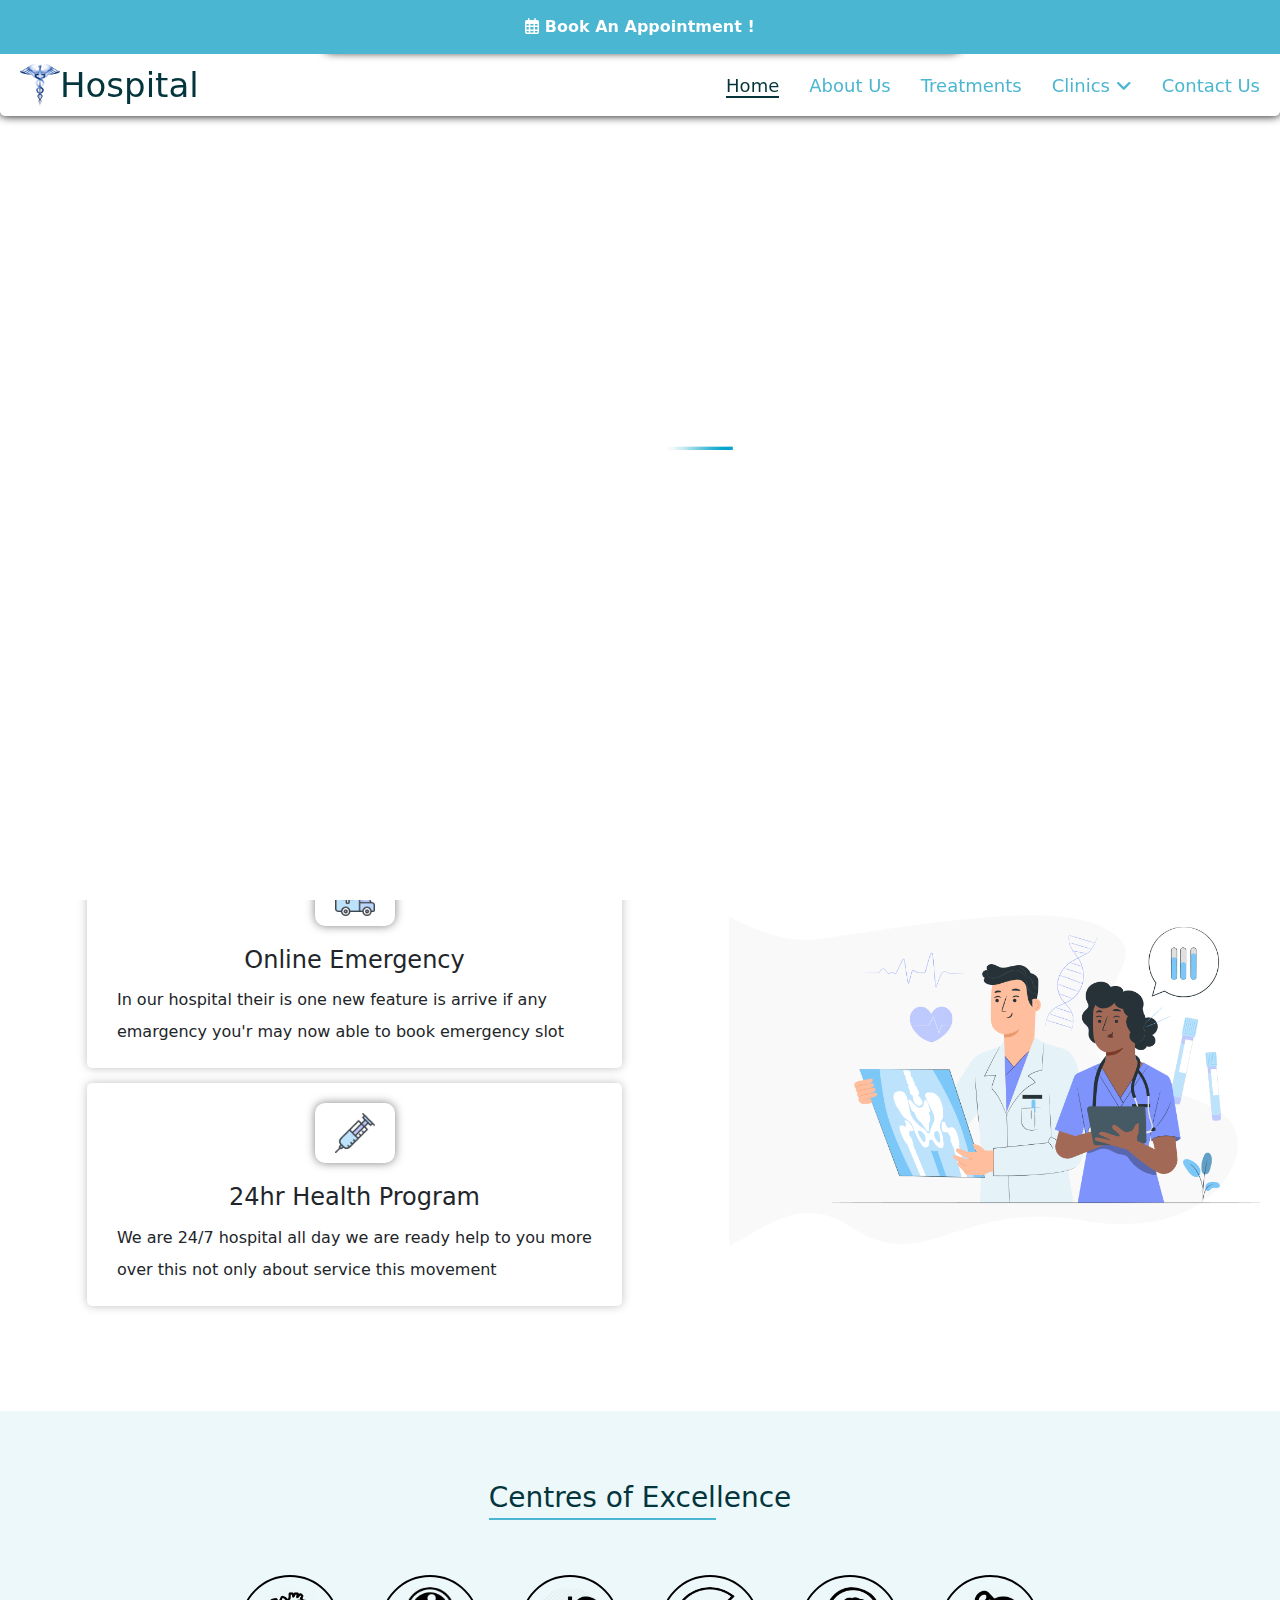
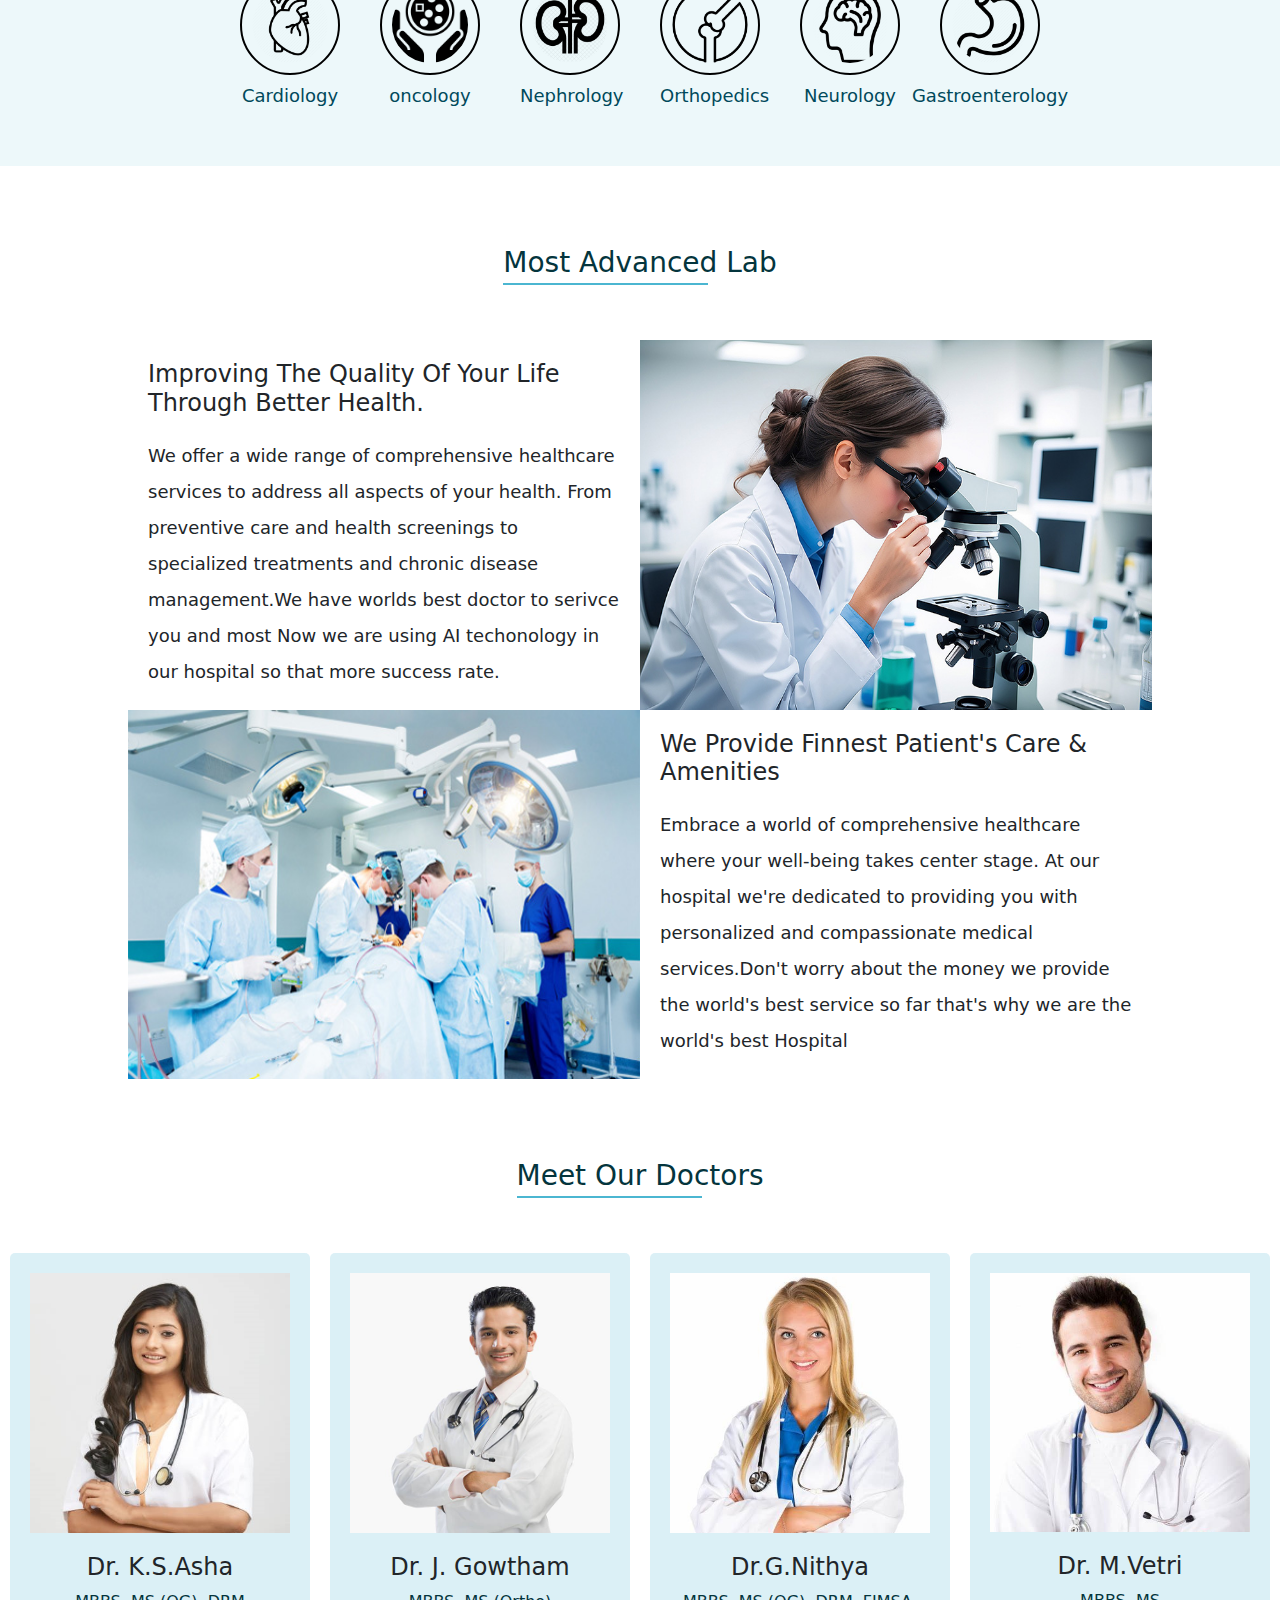
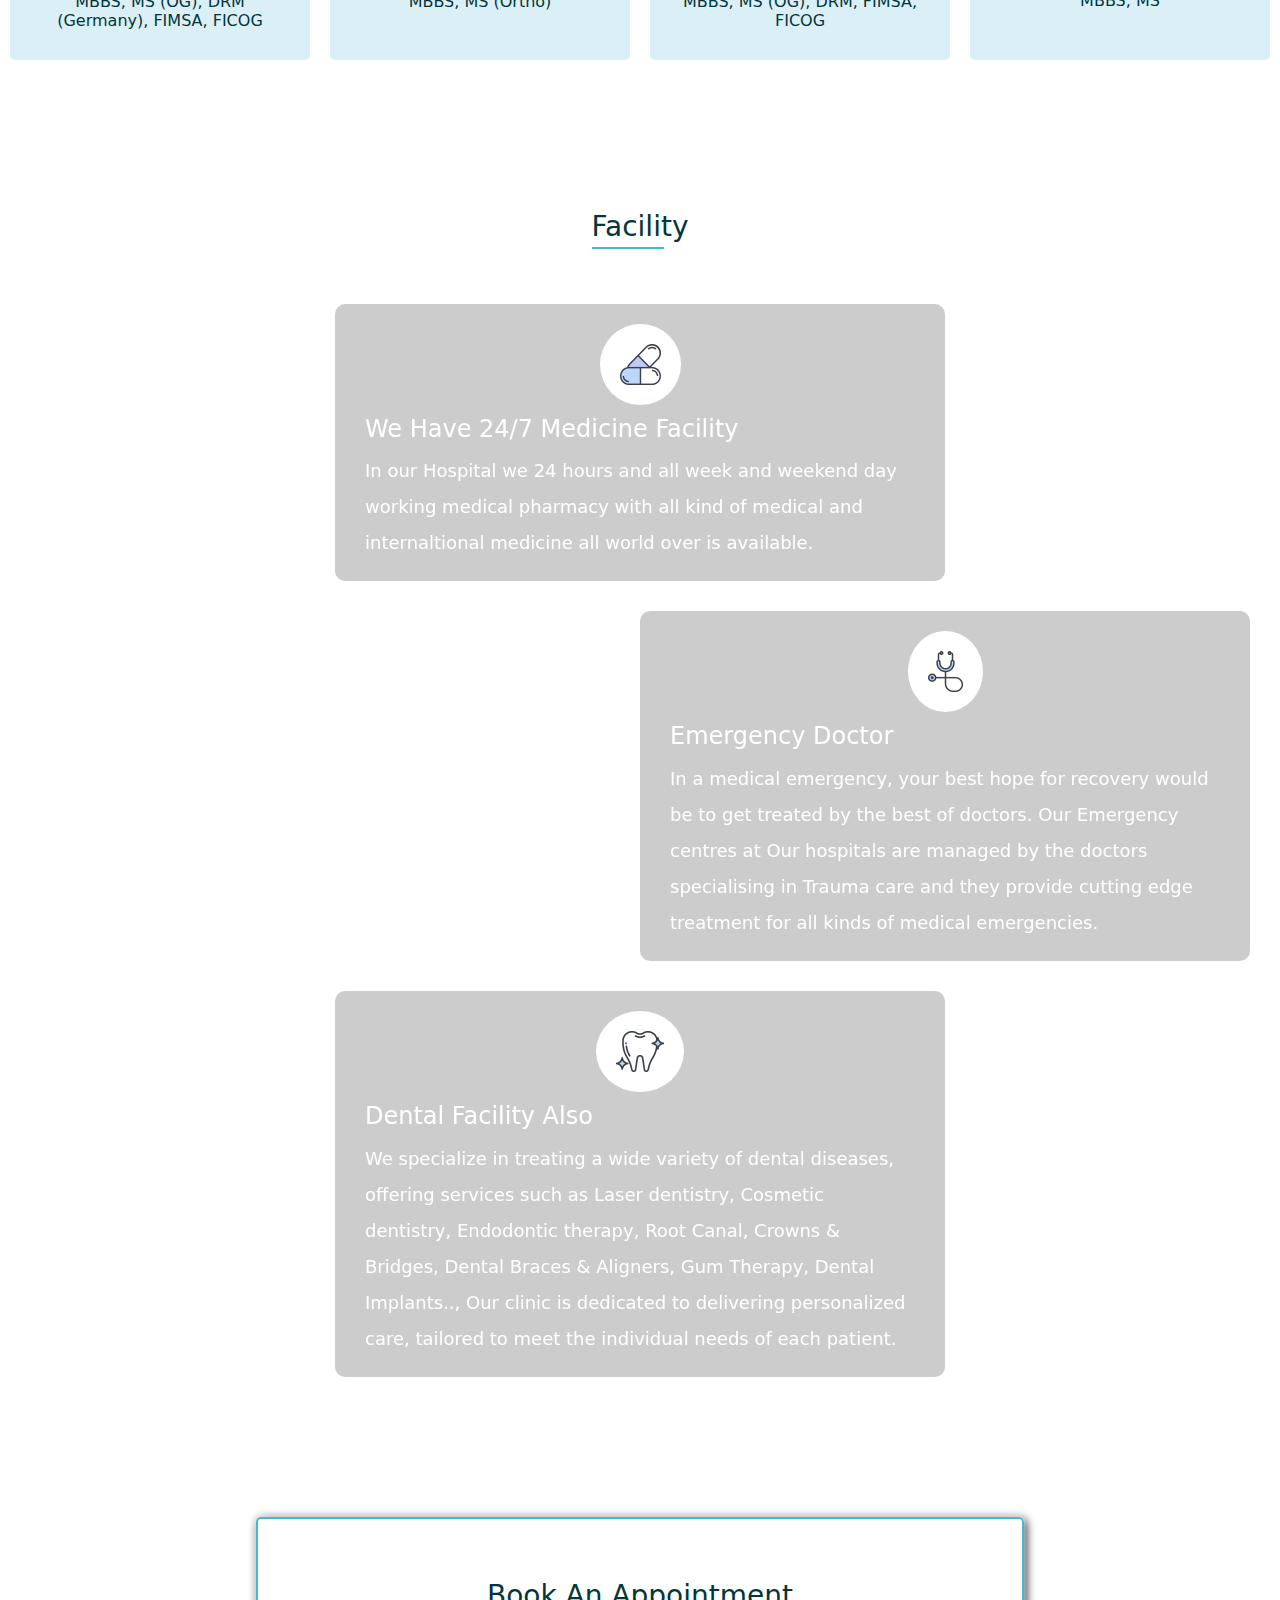
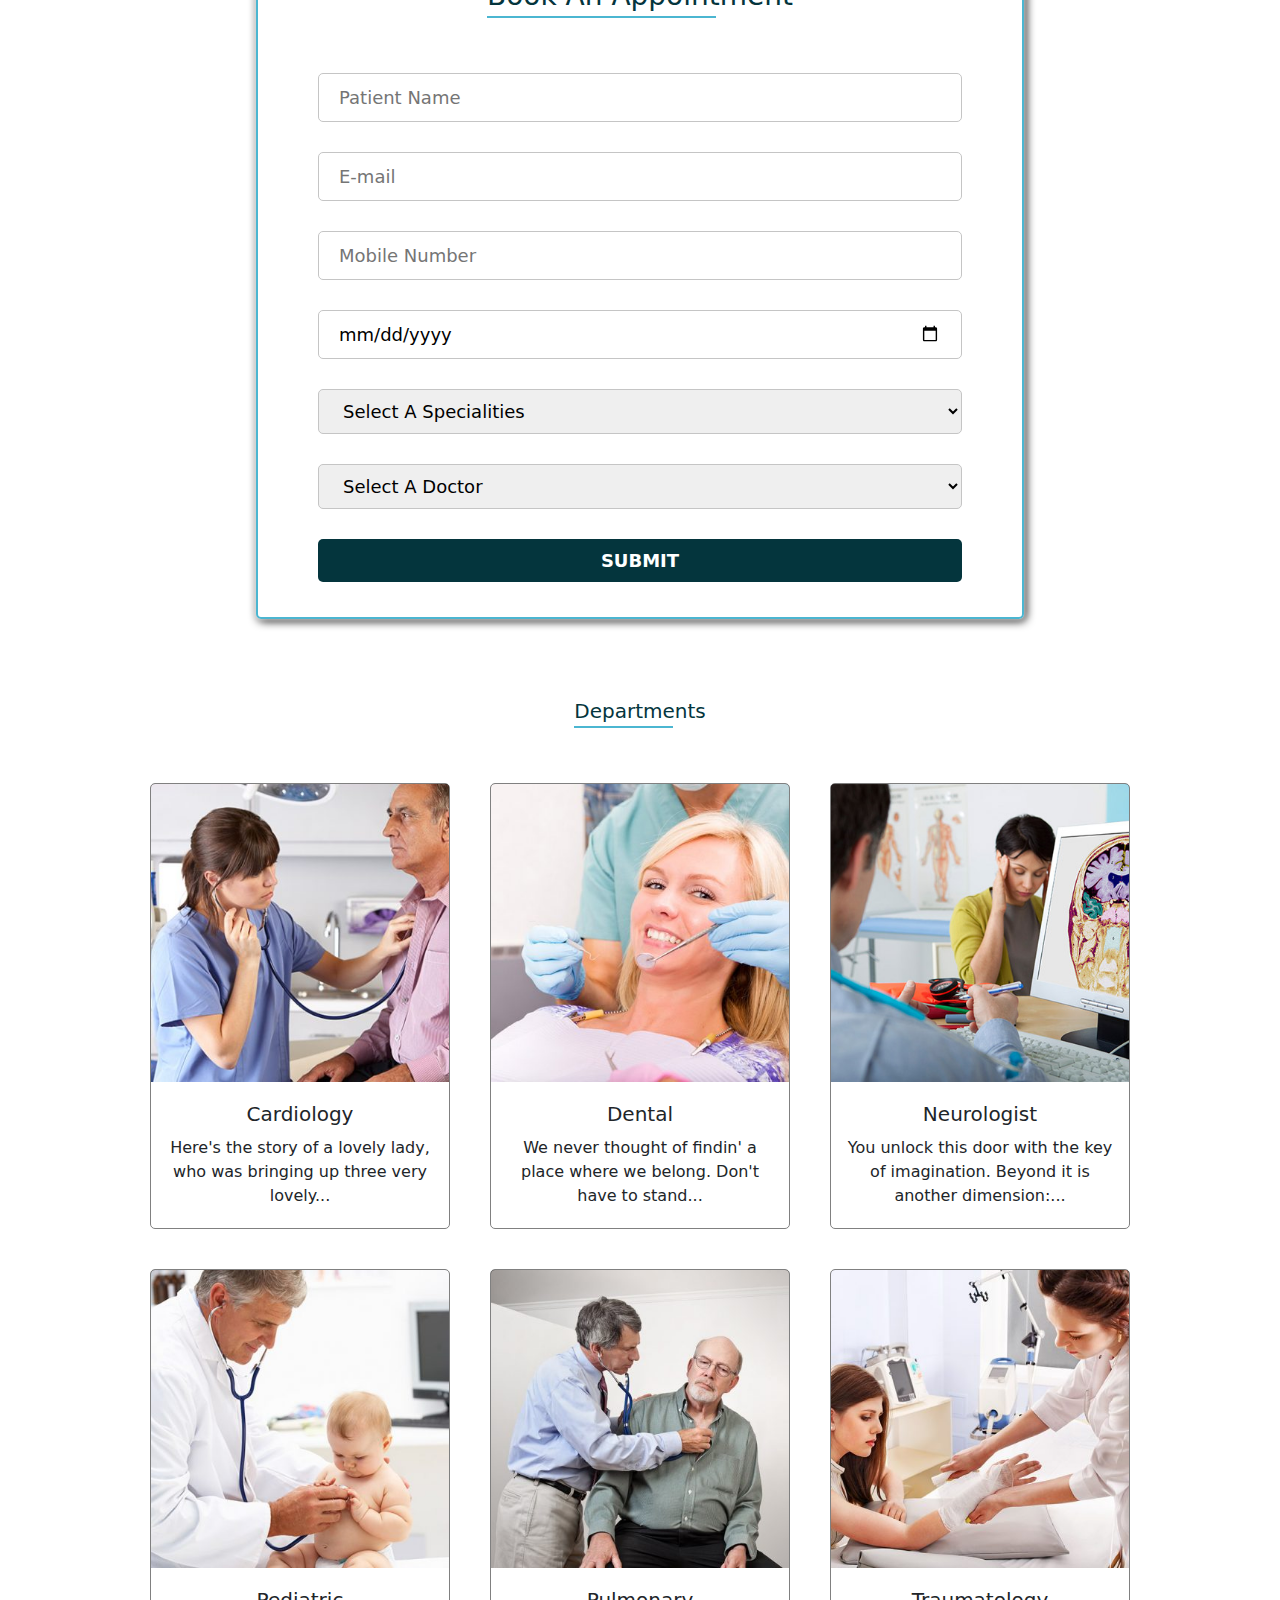
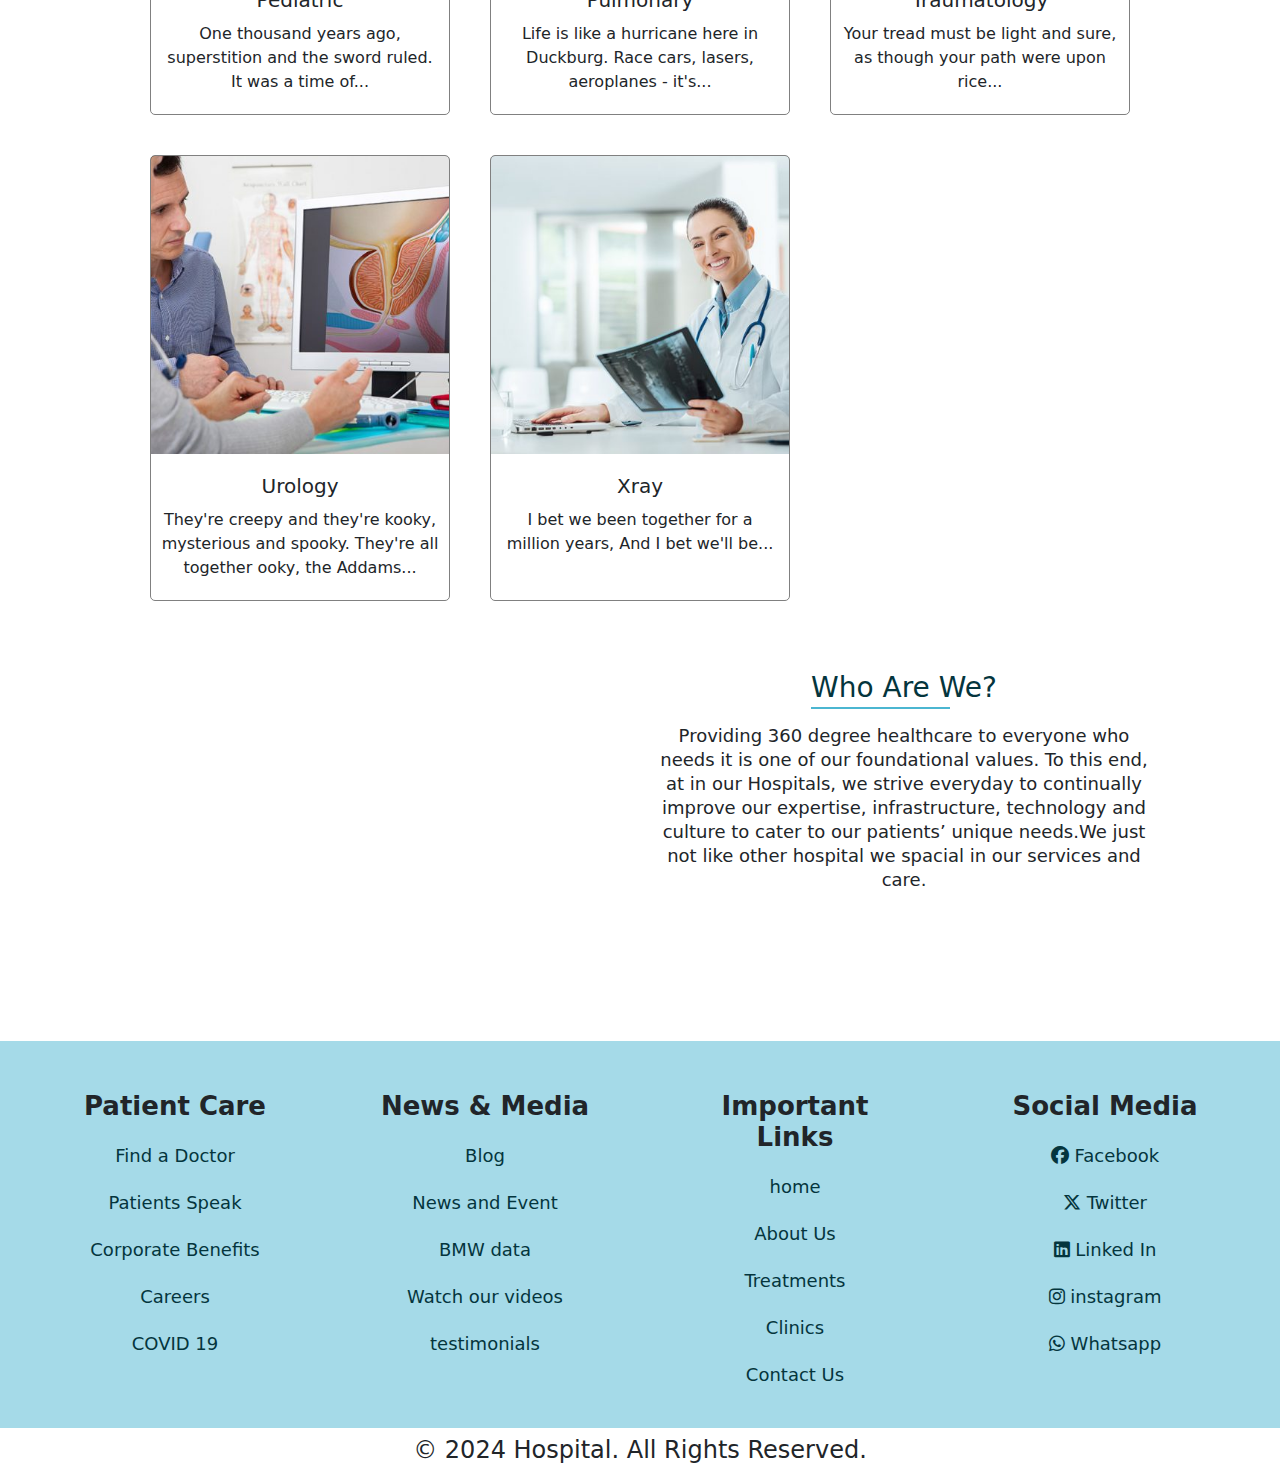
<file: index.html>
<!DOCTYPE html>
<html lang="en">

<head>
    <meta charset="UTF-8">
    <meta name="viewport" content="width=device-width, initial-scale=1.0">
    <link rel="stylesheet" href="https://cdnjs.cloudflare.com/ajax/libs/font-awesome/6.6.0/css/all.min.css" />
    <link href="https://cdn.jsdelivr.net/npm/bootstrap@5.0.2/dist/css/bootstrap.min.css" rel="stylesheet">
    <link rel="shortcut icon" href="./img/logo.png" type="image/x-icon">
    <link rel="stylesheet" href="style.css">

    <title>hospital</title>
</head>

<body class="index-body">
    <!-- Call us Button -->
    <div class="call-us">
        <a href="tel:+91 108">
            <i class="fa fa-phone"></i>
        </a>
    </div>

    <div class="move">
        <img src="./img/loader.gif">
        <div class="line"></div>
    </div>  

    <!-- overall container -->
    <div class="container-xxl main-container container-fluid p-0">
        <header>
            <div class="book-appointment">
                <a href="./book.html">
                    <i class="fa-regular fa-calendar-days"></i>
                    Book An Appointment !
                </a>
                <div class="appointment">
                    <h1>Book An Appointment</h1>
                    <form action="#">
                        <input type="text" placeholder="Patient Name">
                        <input type="number" placeholder="Mobile Number">
                        <input type="date">
                        <select>
                            <option selected disabled>Select A Specialities</option>
                            <option>Cardiology</option>
                            <option>oncology</option>
                            <option>Nephrology</option>
                            <option>Orthopedics</option>
                            <option>Neurology</option>
                            <option>Gastroenterology</option>
                        </select>
                        <select>
                            <option selected disabled>Select A Doctor</option>
                            <option>gowtham</option>
                            <option>Asha</option>
                        </select>
                        <button type="submit">SUBMIT</button>
                    </form>
                </div>
            </div>
            <nav>
                <div class="logo">
                    <img src="./img/logo.png">
                    <a href="./index.html">
                        <h1>Hospital</h1>
                    </a>
                </div>
                <label for="menu-bar"><i class="fa fa-bars fa-bar-home"></i></label>
                <input id="menu-bar" type="checkbox">
                <ul>
                    <li><a href="./index.html" class="active">Home</a></li>
                    <li><a href="./about.html">About Us</a></li>
                    <li><a href="./treatments.html">Treatments</a></li>
                    <li class="nav-mobile-view"><a href="./clinics.html">Clinics</a></li>

                    <li class="position-relative dropdown-li">
                        <a href="./clinics.html">
                            <label for="drop-down">Clinics <i class="fa-solid fa-angle-down"></i></label></a>
                        <input id="drop-down" class="dropdown-ck" type="checkbox" checked="false">
                        <div class="inside-ul-wrapper">
                            <ul class="inside-ul">
                                <li><a href="./clinics.html#chennai">Chennai</a></li>
                                <li><a href="./clinics.html#salem">Salem</a></li>
                                <li><a href="./clinics.html#kovai">Kovai</a></li>
                            </ul>
                        </div>
                        </lable>
                    </li>
                    <li><a href="./contact-us.html">Contact Us</a></li>
                </ul>
            </nav>
        </header>
        <main>
            <section class="hero">
                <img src="./img/image_1700902241.webp" alt="hero img">
            </section>
            <!-- <section class="award">
                <h1 class="my-3">Accreditation</h1>
                <div>
                    <img src="./img/award1.webp" alt="award1">
                    <img src="./img/award2.webp" alt="award2">
                    <img src="./img/award3.webp" alt="award3">
                    <img src="./img/award4.webp" alt="award4">
                </div>
            </section> -->

            <section class="take-care">
                <h2>We Take Care Of Your Life Healthy Health</h2>
                <div class="take-care-container">
                <div class="take-care-text">
                    <div class="take-care-text-wrapper">
                        <div>
                            <img src="./img/sr-icon01.png">
                            <h3 class="text-center">Online Emergency</h3>
                            <p>In our hospital their is one new feature is arrive if any emargency you'r may now able to  book emergency slot </p>
                        </div>

                        <!-- <div>
                            <img src="./img/sr-icon02.png">
                            <h3 class="text-center" >Medication Service</h3>
                            <p>Mauris nunc felis, congue eu convallis in, bibendum vitae nisl. Duis vestibulum eget orci maximus pretium.</p>
                        </div> -->

                        <div>
                            <img  src="./img/sr-icon03.png">
                            <h3 class="text-center">24hr Health Program</h3>
                            <p>We are 24/7 hospital all day we are ready help to you more over this not only about service this movement</p>
                        </div>

                    </div>
                </div>
                <div class="take-care-img">
                    <img src="./img/illlustration.png">
                </div>
                </div>
            </section>

            <section class="coe">
                <h2>Centres of Excellence</h2>
                <div class="coe-container">
                    <a href="./treatments.html#cardiology">
                        <div class="coe-1 ">
                            <img src="./img/cof-icon1.webp" alt="Human heart">
                            <h3>Cardiology</h3>
                        </div>
                    </a>

                    <a href="./treatments.html#oncology">
                        <div class="coe-2">
                            <img src="./img/cof-icon2.webp" alt="oncology">
                            <h3>oncology</h3>
                        </div>
                    </a>

                    <a href="./treatments.html#nephrology">
                        <div class="coe-3">
                            <img src="./img/cof-icon3.webp" alt="Nephrology">
                            <h3>Nephrology</h3>
                        </div>
                    </a>

                    <a href="./treatments.html#orthopedics">
                        <div class="coe-4">
                            <img src="./img/cof-icon4.webp" alt="Orthopedics">
                            <h3>Orthopedics</h3>
                        </div>
                    </a>

                    <a href="./treatments.html#neurology">
                        <div class="coe-5">
                            <img src="./img/cof-icon5.webp" alt="Neurology">
                            <h3>Neurology</h3>
                        </div>
                    </a>

                    <a href="./treatments.html#gastroenterology">
                        <div class="coe-6 d-flex flex-column justify-content-center align-items-center">
                            <img src="./img/cof-icon6.webp" alt="Gastroenterology">
                            <h3>Gastroenterology</h3>
                        </div>
                    </a>

                </div>
            </section>

            <section class="more">
                <div class="more-container">
                    <h2>Most Advanced Lab</h2>
                    <div class="more-wrapper">
                        <div class="more-text">
                        <h3>Improving The Quality Of Your Life Through Better Health.</h3>
                        <p>We offer a wide range of comprehensive healthcare services to address all aspects of your health. From preventive care and health screenings to specialized treatments and chronic disease management.We have worlds best doctor to serivce you and most Now we are using AI techonology in our hospital so that more success rate.</p>
                        </div>
                        <div class="more-img">
                        <img src="./img/improving-img.jpg" alt="example image">
                        </div>
                    </div>
                    <div class="more-wrapper more-wrapper-2">
                        <div class="more-text">
                        <h3>We Provide Finnest Patient's Care & Amenities</h3>
                        <p>Embrace a world of comprehensive healthcare where your well-being takes center stage. At our hospital we're dedicated to providing you with personalized and compassionate medical services.Don't worry about the money we provide the world's best service so far that's why we are the world's best Hospital</p>
                        </div>
                        <div class="more-img">
                        <img src="./img//about3.jpg" alt="example image">
                        </div>
                    </div>
                </div>
            </section>
            <!-- <section class="vision">
                <h3 class="text-center my-3">Vision</h3>
                <p>Providing world-class holistic healthcare through the best of skill, technology and personalised care
                    for all
                    BloomLife Hospital has also partnered with numerous corporate organisations across industries. We
                    are equipped with a dedicated corporate relations team that works closely with our clients to offer
                    special healthcare camps and packages, awareness programmes and lectures.
                </p>

                <h3 class="text-center my-3">
                    Mission & Values
                </h3>
                <p>
                    We are committed to our vision and strive to work as healthcare professionals driven by the core
                    values of:
                    <span class="fw-bold d-block text-center text-capitalize my-2"> 1.Empathy, 2.Respect, 3.Integrity
                        and Transparency, 4.Innovation and Research, 5.Quality</span>
                </p>

                <p>What makes BloomLife Hospital a unique institution is its holistic approach to medicine and
                    healthcare. We take a unified approach to include therapies from other schools of practice such as
                    Ayush Wellness. Our internal team of consultants and extended network of medical professionals make
                    up the backbone of our organisation – bringing forth their expertise and experience for the benefit
                    of all those who come to BloomLife Hospital.
                </p>
            </section> -->
           
            <!-- <section class="covid">
                <h1>We are Covid Safe</h1>
                <p>While these challenging times have brought many changes, at Apollo Hospitals one thing remained the
                    same – Our commitment to the safety of our patients, their loved ones and our staff. We have
                    established a safe environment and were among the first in the country to implement a range of
                    rigorous protocols</p>
            </section> -->
            
            <section class="doctor-section">
                <h2>Meet Our Doctors</h2>
                <div class="doctor-container">
                    <div class="doctor">
                        <div class="doctor-img">
                            <img src="./img/doctor1.jpg" alt="Doctor image 1">
                            <a href="./book.html">Book Appointment</a>
                        </div>
                        <div class="text">
                            <h4>Dr. K.S.Asha</h4>
                            <h6>MBBS, MS (OG), DRM (Germany), FIMSA, FICOG</h6>
                    
                            <!-- <h6>Managing Director</h6>
                            <p>Asha is a renowned obstetrician and gynaecologist specialising in reproductive medicine and
                                high-risk obstetrics, with a post-graduate degree and diploma in reproductive medicine.</p> -->
                        </div>
                    </div>
                    <div class="doctor">
                        <div class="doctor-img">
                            <img src="./img/doctor2.jpg" alt="Doctor Image">
                            <a href="./book.html">Book Appointment</a>
                        </div>
                        <div class="text">
                            <h4>Dr. J. Gowtham </h4>
                            <h6>MBBS, MS (Ortho)</h6>
                    
                            <!-- <h6>Managing Director</h6>
                            <p>Dr. D. Gautham is a post-graduate with a specialisation in orthopaedics. Prior to founding
                                BloomLife, he worked as Assistant Professor at SRM Medical Research Centre (SRM MRC). Dr.
                                Gautham is also the Chairman of Surya Engineering College.</p> -->
                        </div>
                    </div>

                    <div class="doctor">
                        <div class="doctor-img">
                            <img src="./img/doctor3.jfif" alt="Doctor image 3">
                            <a href="./book.html">Book Appointment</a>
                        </div>
                        <div class="text">
                            <h4>Dr.G.Nithya</h4>
                            <h6>MBBS, MS (OG), DRM, FIMSA, FICOG</h6>
                    
                            <!-- <h6>Managing Director</h6>
                            <p>Asha is a renowned obstetrician and gynaecologist specialising in reproductive medicine and
                                high-risk obstetrics, with a post-graduate degree and diploma in reproductive medicine.</p> -->
                        </div>
                    </div>
                    <div class="doctor">
                        <div class="doctor-img">
                            <img src="./img/doctor4.jfif" alt="Doctor Image 4">
                            <a href="./book.html">Book Appointment</a>
                        </div>
                        <div class="text">
                            <h4>Dr. M.Vetri </h4>
                            <h6>MBBS, MS</h6>
                    
                            <!-- <h6>Managing Director</h6>
                            <p>Dr. D. Gautham is a post-graduate with a specialisation in orthopaedics. Prior to founding
                                BloomLife, he worked as Assistant Professor at SRM Medical Research Centre (SRM MRC). Dr.
                                Gautham is also the Chairman of Surya Engineering College.</p> -->
                        </div>
                    </div>
                </div>

            </section>

            <!-- <section class="contact" id="contact">
                <h1 class="text-center ">Contact Us</h1>
                <div class="contact-us">
                    <div class="contact-info">
                        <div class="address">
                            <i class="fa fa-location-dot"></i>
                            <div class="address-text">
                                <p>Main Road,2-Street</p>
                                <p>Guindy - Chennai </p>
                                <p>Tamil Nadu - 60001</p>
                            </div>
                        </div>
                        <div class="phone">
                            <i class="fa fa-phone"></i>
                            <p>+91 123 456 7890</p>
                            <p>+91 098 765 4321</p>
                        </div>
                    </div>
                    <div class="contact-form container">
                        <form action="#">
                            <div class="name">
                                <div class="fname">
                                    <label for="fname">First Name</label>
                                    <input type="text" id="fname">
                                </div>
                                <div class="lname">
                                    <label for="lname">Last Name</label>
                                    <input type="text" id="lname">
                                </div>
                            </div>
                            <div class="mail">
                                <div class="email">
                                    <label for="email">Email</label>
                                    <input type="email" id="email">
                                </div>
                                <div class="form-phone">
                                    <label for="phone">Phone Number</label>
                                    <input type="number" id="phone">
                                </div>
                            </div>
                            <label for="message">Message</label>
                            <textarea name="name" id="message" rows="4" placeholder="write message here"></textarea>
                            <button class="d-flex justify-content-center align-items-center">Submit</button>
                        </form>

                    </div>
                </div>
            </section> -->

            <section class="info">  
                <h2>Facility</h2>
                <div class="info-wrapper">
                    <div class="info-img">
                        <img src="./img/de-icon01.png">
                    </div>
                    <div class="info-text">
                        <h3>We Have 24/7 Medicine Facility</h3>
                        <p>In our Hospital we 24 hours and all week and weekend day working medical pharmacy with all kind of medical and internaltional medicine all world over is available.</p>
                    </div>
                </div>
                <div class="info-wrapper info-wrapper-2">
                    <div class="info-img">
                        <img src="./img/de-icon03.png">
                    </div>
                    <div class="info-text">
                        <h3>Emergency Doctor</h3>
                        <p>In a medical emergency, your best hope for recovery would be to get treated by the best of doctors. Our Emergency centres at Our hospitals are managed by the doctors specialising in Trauma care and they provide cutting edge treatment for all kinds of medical emergencies.</p>
                    </div>
                </div>
                
                <div class="info-wrapper">
                    <div class="info-img">
                        <img src="./img/de-icon02.png">
                    </div>
                    <div class="info-text">
                        <h3>Dental Facility Also</h3>
                        <p>We specialize in treating a wide variety of dental diseases, offering services such as Laser dentistry, Cosmetic dentistry, Endodontic therapy, Root Canal, Crowns & Bridges, Dental Braces & Aligners, Gum Therapy, Dental Implants.., Our clinic is dedicated to delivering personalized care, tailored to meet the individual needs of each patient.</p>
                    </div>
                </div>
            </section>

            <section class="appointment">
                <h2>Book An Appointment</h2>
                <form action="#">
                    <input type="text" placeholder="Patient Name">
                    <input type="email" placeholder="E-mail">
                    <input type="number" placeholder="Mobile Number">
                    <input type="date">
                    <select>
                        <option selected disabled>Select A Specialities</option>
                        <option>Cardiology</option>
                        <option>oncology</option>
                        <option>Nephrology</option>
                        <option>Orthopedics</option>
                        <option>Neurology</option>
                        <option>Gastroenterology</option>
                    </select>
                    <select>
                        <option selected disabled>Select A Doctor</option>
                        <option>gowtham</option>
                        <option>Asha</option>
                    </select>
                    <button type="submit">SUBMIT</button>
                </form>
            </section>

            <section>   
                <h2 class="text-capitalize text-center fs-5">Departments</h2>
                <div class="department-container">
                    <div class="department">
                        <div class="department-img">
                            <img src="./img/Cardiology.jpg" alt="Cardiology">
                        </div>
                        <div class="department-text">
                            <h4>Cardiology</h4>
                            <p>Here's the story of a lovely lady, who was bringing up three very lovely...</p>
                        </div>
                    </div>
                    <div class="department">
                        <div class="department-img">
                            <img src="./img/Dental.jpg" alt="Dental">
                        </div>
                        <div class="department-text">
                            <h4>Dental</h4>
                            <p>We never thought of findin' a place where we belong. Don't have to stand...</p>
                        </div>
                    </div>

                    <div class="department">
                        <div class="department-img">
                            <img src="./img/Neurologist.jpg" alt="Neurologist">
                        </div>
                        <div class="department-text">
                            <h4>Neurologist</h4>
                            <p>You unlock this door with the key of imagination. Beyond it is another dimension:...</p>
                        </div>
                    </div>

                    <div class="department">
                        <div class="department-img">
                            <img src="./img/Pediatric.jpg" alt="Pediatric">
                        </div>
                        <div class="department-text">
                            <h4>Pediatric</h4>
                            <p>One thousand years ago, superstition and the sword ruled. It was a time of...</p>
                        </div>
                    </div>


                    <div class="department">
                        <div class="department-img">
                            <img src="./img/Pulmonary.jpg" alt="Pulmonary">
                        </div>
                        <div class="department-text">
                            <h4>Pulmonary</h4>
                            <p>Life is like a hurricane here in Duckburg. Race cars, lasers, aeroplanes - it's...</p>
                        </div>
                    </div>

                    <div class="department">
                        <div class="department-img">
                            <img src="./img/Traumatology.jpg" alt="Traumatology">
                        </div>
                        <div class="department-text">
                            <h4>Traumatology</h4>
                            <p>Your tread must be light and sure, as though your path were upon rice...</p>
                        </div>
                    </div>

                    <div class="department">
                        <div class="department-img">
                            <img src="./img/Urology.jpg" alt="Urology">
                        </div>
                        <div class="department-text">
                            <h4>Urology</h4>
                            <p>They're creepy and they're kooky, mysterious and spooky. They're all together ooky, the Addams...</p>
                        </div>
                    </div>

                    <div class="department">
                        <div class="department-img">
                            <img src="./img/Xray.jpg" alt="Xray">
                        </div>
                        <div class="department-text">
                            <h4>Xray</h4>
                            <p>I bet we been together for a million years, And I bet we'll be...</p>
                        </div>
                    </div>

                </div>
            </section>

            <section>
                <div class="map-container">

                    <iframe
                        src="https://www.google.com/maps/embed?pb=!1m18!1m12!1m3!1d31103.091590235374!2d80.21977195000001!3d12.979113900000003!2m3!1f0!2f0!3f0!3m2!1i1024!2i768!4f13.1!3m3!1m2!1s0x3a525d9ff2065a3b%3A0x66435015604038cc!2sVelachery%2C%20Chennai%2C%20Tamil%20Nadu!5e0!3m2!1sen!2sin!4v1731515096330!5m2!1sen!2sin"
                        width="400" height="300" loading="lazy"></iframe>
                    <div class="map-text">
                        <h2>Who Are We? </h2>
                        <p>Providing 360 degree healthcare to everyone who needs it is one of our foundational values.
                            To this end, at in our Hospitals, we strive everyday to continually improve our
                            expertise, infrastructure, technology and culture to cater to our patients’ unique needs.We just not like other hospital we spacial in our services and care.
                        </p>
                    </div>
                </div>
            </section>
        </main>

        <footer>
            <div class="footer-1">
                <h1 class="text-capitalize fw-bold text-center">patient care</h1>
                <ul>
                    <li><a href="#">Find a Doctor</a></li>
                    <li><a href="#">Patients Speak</a></li>
                    <li><a href="#">Corporate Benefits</a></li>
                    <li><a href="#">Careers</a></li>
                    <li><a href="#">COVID 19</a></li>
                </ul>
            </div>
            <div class="footer-2">
                <h1 class="text-capitalize fw-bold text-center">news & media</h1>
                <ul>
                    <li><a href="#">Blog</a></li>
                    <li><a href="#">News and Event</a></li>
                    <li><a href="#">BMW data</a></li>
                    <li><a href="#">Watch our videos</a></li>
                    <li><a href="#">testimonials</a></li>
                </ul>
            </div>
            <div class="footer-3">
                <h1 class="text-capitalize fw-bold text-center">Important Links</h1>
                <ul>
                    <li><a href="./index.html">home</a></li>
                    <li><a href="./about.html">About Us</a></li>
                    <li><a href="./treatments.html">Treatments</a></li>
                    <li><a href="./clinics.html">Clinics</a></li>
                    <li><a href="./contact-us.html">Contact Us</a></li>
                </ul>
            </div>
            <div class="footer-4">
                <h1 class="text-capitalize fw-bold text-center">Social media</h1>
                <ul>
                    <li><a href="#"><i class="fa-brands fa-facebook"></i> Facebook</a></li>
                    <li><a href="#"><i class="fa-brands fa-x-twitter"></i> Twitter</a></li>
                    <li><a href="#"><i class="fa-brands fa-linkedin"></i> Linked In</a></li>
                    <li><a href="#"><i class="fa-brands fa-instagram"></i> instagram</a></li>
                    <li><a href="#"><i class="fa-brands fa-whatsapp"></i> Whatsapp</a></li>
                </ul>
            </div>
        </footer>
        <h4 class="text-center my-2">© 2024 Hospital. All Rights Reserved.</h4>

    </div>
    <script src="https://cdn.jsdelivr.net/npm/bootstrap@5.0.2/dist/js/bootstrap.bundle.min.js"></script>
</body>

</html>
</file>
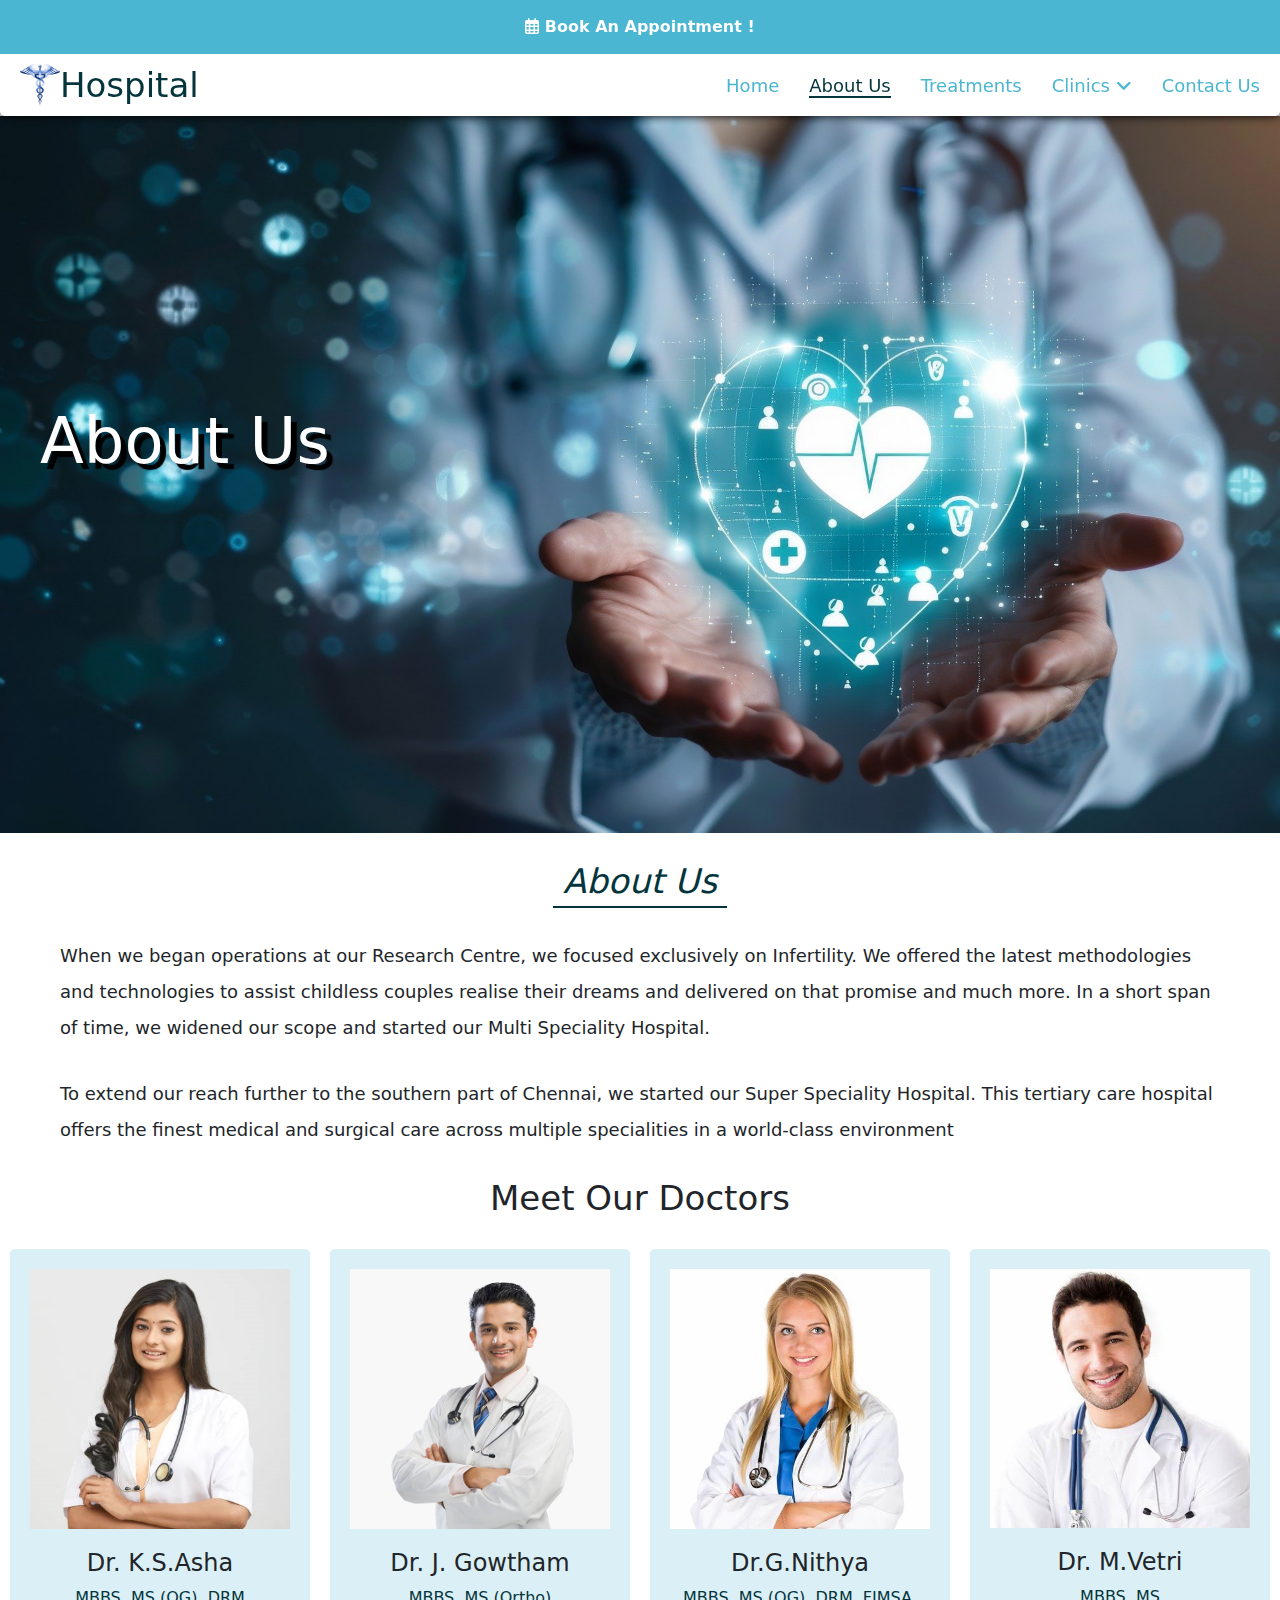
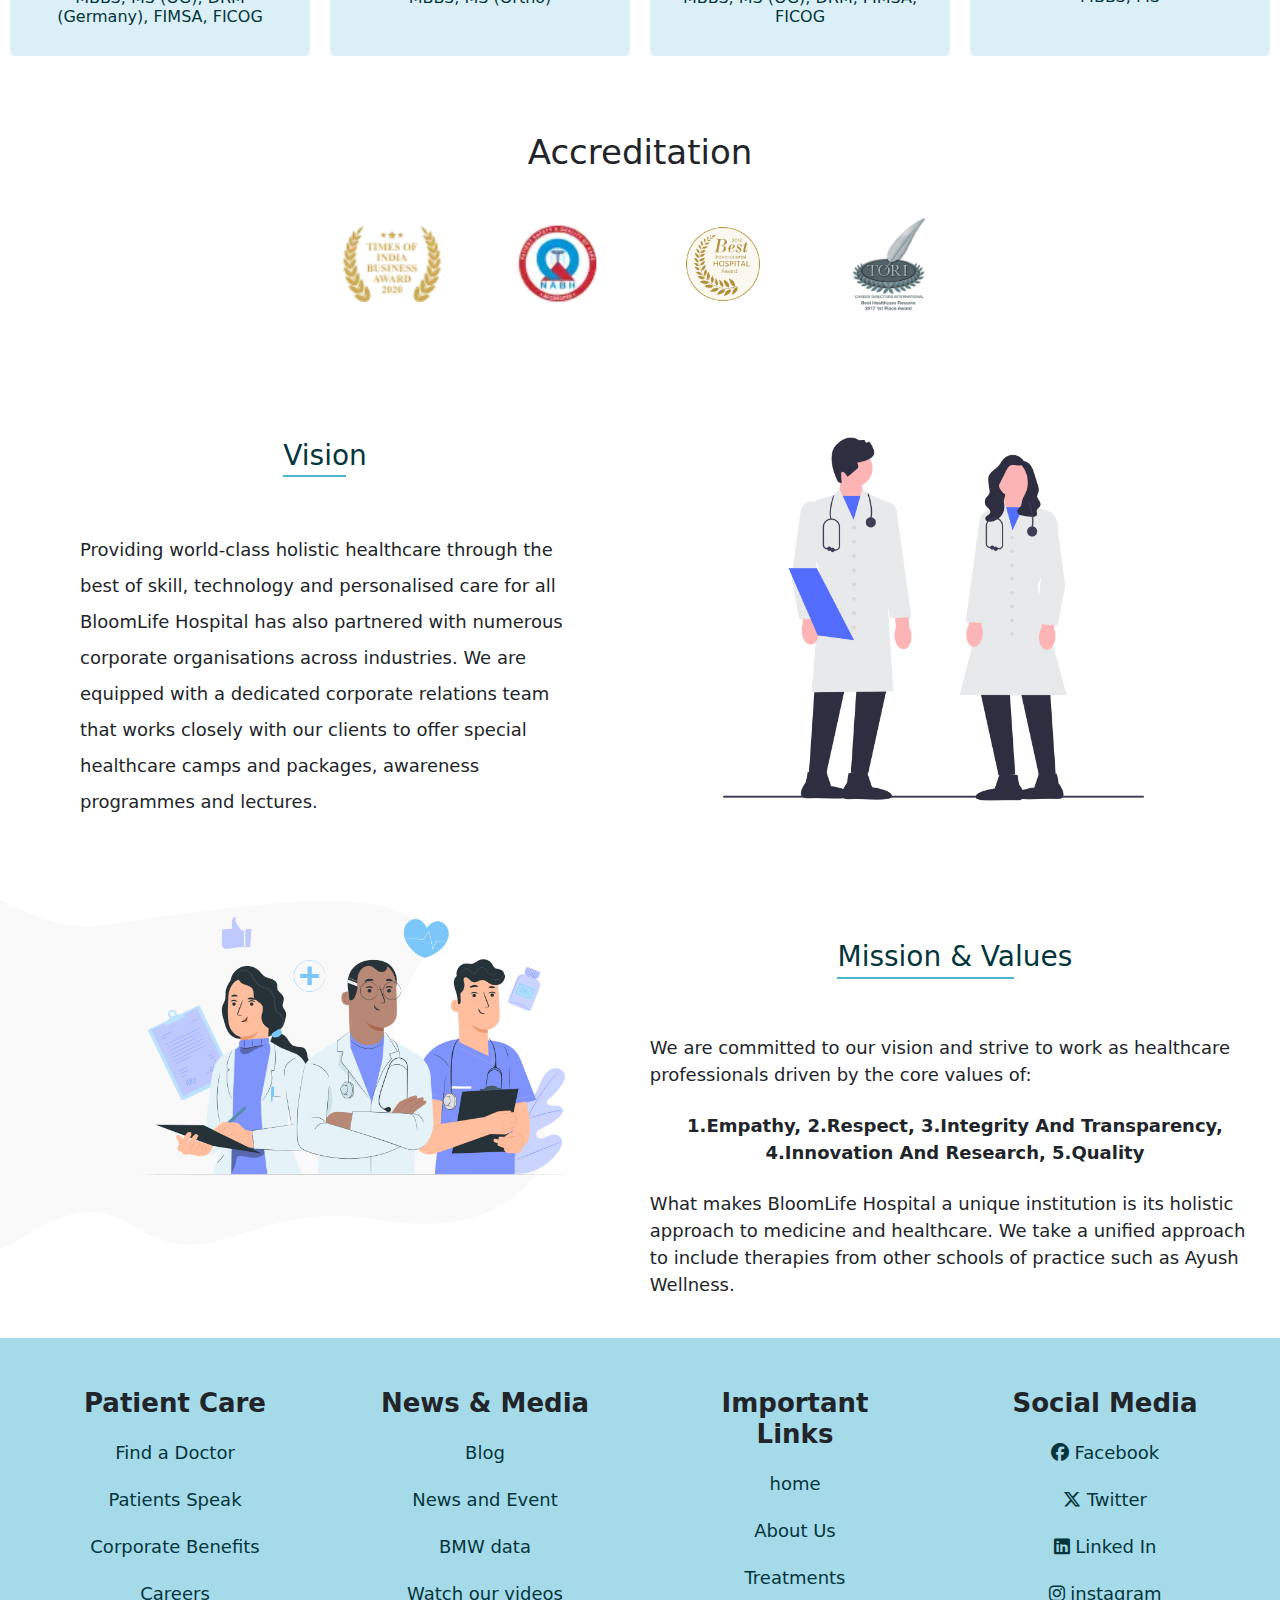
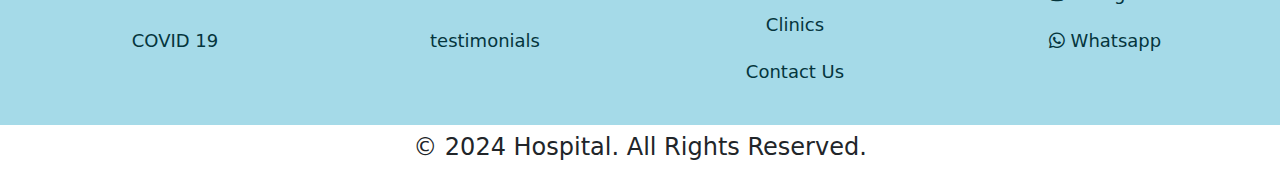
<file: about.html>
<!DOCTYPE html>
<html lang="en">

<head>
    <meta charset="UTF-8">
    <meta name="viewport" content="width=device-width, initial-scale=1.0">
    <title>about us</title>
    <link rel="stylesheet" href="https://cdnjs.cloudflare.com/ajax/libs/font-awesome/6.6.0/css/all.min.css" />
    <link href="https://cdn.jsdelivr.net/npm/bootstrap@5.0.2/dist/css/bootstrap.min.css" rel="stylesheet">
    <link rel="shortcut icon" href="./img/logo.png" type="image/x-icon">
    <link rel="stylesheet" href="style.css">
</head>

<body>
    <!-- overall container -->
    <div class="container-xxl container-fluid p-0">
        <header>
            <div class="book-appointment">
                <a href="./book.html">
                    <i class="fa-regular fa-calendar-days"></i>
                    Book An Appointment !
                </a>
            </div>
            <nav>
                <div class="logo">
                    <img src="./img/logo.png">
                    <a href="./index.html">
                        <h1>Hospital</h1>
                    </a>
                </div>
                <label for="menu-bar"><i class="fa fa-bars"></i></label>
                <input id="menu-bar" type="checkbox">
                <ul>
                    <li><a href="./index.html">Home</a></li>
                    <li><a href="./about.html" class="active">About Us</a></li>
                    <li><a href="./treatments.html">Treatments</a></li>
                    <li class="nav-mobile-view"><a href="./clinics.html">Clinics</a></li>

                    <li class="position-relative dropdown-li">
                        <a href="./clinics.html">
                            <label for="drop-down">Clinics <i class="fa-solid fa-angle-down"></i></label></a>
                        <input id="drop-down" class="dropdown-ck" type="checkbox" checked="false">
                        <div class="inside-ul-wrapper">
                            <ul class="inside-ul">
                                <li><a href="./clinics.html#chennai">Chennai</a></li>
                                <li><a href="./clinics.html#salem">Salem</a></li>
                                <li><a href="./clinics.html#kovai">Kovai</a></li>
                            </ul>
                        </div>
                        </lable>
                    </li>
                    <li><a href="./contact-us.html">Contact Us</a></li>
                </ul>
            </nav>
        </header>
        <main>
            <section class="hero">
                <h1 class="about-us-h1">About Us</h1>
                <img src="./img/about-hero.jpg" alt="hero img">
            </section>
            <section class="about-us">
                <h1 class="fst-italic my-4">About Us</h1>
                <p>When we began operations at our Research Centre, we focused exclusively on
                    Infertility. We offered the latest methodologies and technologies to assist childless couples
                    realise their dreams and delivered on that promise and much more. In a short span of time, we
                    widened our scope and started our Multi Speciality Hospital.</p>
                <p>To extend our reach further to the southern part of Chennai, we started our Super Speciality
                    Hospital. This tertiary care hospital offers the finest medical and surgical care across multiple
                    specialities in a world-class environment</p>
            </section>
            <section >
                <h1 class="text-center m-2 mt-4">Meet Our Doctors</h1>
                <div class="doctor-container">
                    <div class="doctor">
                        <div class="doctor-img">
                            <img src="./img/doctor1.jpg" alt="Doctor image 1">
                            <a href="./book.html">Book Appointment</a>
                        </div>
                        <div class="text">
                            <h4>Dr. K.S.Asha</h4>
                            <h6>MBBS, MS (OG), DRM (Germany), FIMSA, FICOG</h6>
                    
                            <!-- <h6>Managing Director</h6>
                            <p>Asha is a renowned obstetrician and gynaecologist specialising in reproductive medicine and
                                high-risk obstetrics, with a post-graduate degree and diploma in reproductive medicine.</p> -->
                        </div>
                    </div>
                    <div class="doctor">
                        <div class="doctor-img">
                            <img src="./img/doctor2.jpg" alt="Doctor Image">
                            <a href="./book.html">Book Appointment</a>
                        </div>
                        <div class="text">
                            <h4>Dr. J. Gowtham </h4>
                            <h6>MBBS, MS (Ortho)</h6>
                    
                            <!-- <h6>Managing Director</h6>
                            <p>Dr. D. Gautham is a post-graduate with a specialisation in orthopaedics. Prior to founding
                                BloomLife, he worked as Assistant Professor at SRM Medical Research Centre (SRM MRC). Dr.
                                Gautham is also the Chairman of Surya Engineering College.</p> -->
                        </div>
                    </div>

                    <div class="doctor">
                        <div class="doctor-img">
                            <img src="./img/doctor3.jfif" alt="Doctor image 3">
                            <a href="./book.html">Book Appointment</a>
                        </div>
                        <div class="text">
                            <h4>Dr.G.Nithya</h4>
                            <h6>MBBS, MS (OG), DRM, FIMSA, FICOG</h6>
                    
                            <!-- <h6>Managing Director</h6>
                            <p>Asha is a renowned obstetrician and gynaecologist specialising in reproductive medicine and
                                high-risk obstetrics, with a post-graduate degree and diploma in reproductive medicine.</p> -->
                        </div>
                    </div>
                    <div class="doctor">
                        <div class="doctor-img">
                            <img src="./img/doctor4.jfif" alt="Doctor Image 4">
                            <a href="./book.html">Book Appointment</a>
                        </div>
                        <div class="text">
                            <h4>Dr. M.Vetri </h4>
                            <h6>MBBS, MS</h6>
                    
                            <!-- <h6>Managing Director</h6>
                            <p>Dr. D. Gautham is a post-graduate with a specialisation in orthopaedics. Prior to founding
                                BloomLife, he worked as Assistant Professor at SRM Medical Research Centre (SRM MRC). Dr.
                                Gautham is also the Chairman of Surya Engineering College.</p> -->
                        </div>
                    </div>
                </div>

            </section>
            <section class="award about-award">
                <h1 class="my-3">Accreditation</h1>
                <div>
                    <img src="./img/award1.webp" alt="award1">
                    <img src="./img/award2.webp" alt="award2">
                    <img src="./img/award3.webp" alt="award3">
                    <img src="./img/award4.webp" alt="award4">
                </div>
            </section>
            <div class="vision">
                
                <div class="vision-container">
                    <div class="vision-text">
                        <h2>Vision</h2>
                        <p>Providing world-class holistic healthcare through the best of skill, technology and personalised care
                            for all
                            BloomLife Hospital has also partnered with numerous corporate organisations across industries. We
                            are equipped with a dedicated corporate relations team that works closely with our clients to offer
                            special healthcare camps and packages, awareness programmes and lectures.
                        </p>
                    </div>
                    <div class="vision-img"><img src="./img/undraw_Doctors_p6aq (1).png"></div>
                </div>
            </div>
            <div class="mission-container">
                <div class="mission-text">
                    <h2>
                        Mission & Values
                    </h2>
                    <p>
                        We are committed to our vision and strive to work as healthcare professionals driven by the core
                        values of:
                        <span class="fw-bold d-block text-center text-capitalize my-4"> 1.Empathy, 2.Respect, 3.Integrity
                            and Transparency, 4.Innovation and Research, 5.Quality</span>
                    </p>
                    <p>What makes BloomLife Hospital a unique institution is its holistic approach to medicine and
                        healthcare. We take a unified approach to include therapies from other schools of practice such as
                        Ayush Wellness.
                    </p>
                </div>
                <div class="mission-img">
                    <img src="./img/about-vision.png">
                </div>
            </div>
        </main>
        <footer>
            <div class="footer-1">
                <h1 class="text-capitalize fw-bold text-center">patient care</h1>
                <ul>
                    <li><a href="#">Find a Doctor</a></li>
                    <li><a href="#">Patients Speak</a></li>
                    <li><a href="#">Corporate Benefits</a></li>
                    <li><a href="#">Careers</a></li>
                    <li><a href="#">COVID 19</a></li>
                </ul>
            </div>
            <div class="footer-2">
                <h1 class="text-capitalize fw-bold text-center">news & media</h1>
                <ul>
                    <li><a href="#">Blog</a></li>
                    <li><a href="#">News and Event</a></li>
                    <li><a href="#">BMW data</a></li>
                    <li><a href="#">Watch our videos</a></li>
                    <li><a href="#">testimonials</a></li>
                </ul>
            </div>
            <div class="footer-3">
                <h1 class="text-capitalize fw-bold text-center">Important Links</h1>
                <ul>
                    <li><a href="./index.html">home</a></li>
                    <li><a href="./about.html">About Us</a></li>
                    <li><a href="./treatments.html">Treatments</a></li>
                    <li><a href="./clinics.html">Clinics</a></li>
                    <li><a href="./contact-us.html">Contact Us</a></li>
                </ul>
            </div>
            <div class="footer-4">
                <h1 class="text-capitalize fw-bold text-center">Social media</h1>
                <ul>
                    <li><a href="#"><i class="fa-brands fa-facebook"></i> Facebook</a></li>
                    <li><a href="#"><i class="fa-brands fa-x-twitter"></i> Twitter</a></li>
                    <li><a href="#"><i class="fa-brands fa-linkedin"></i> Linked In</a></li>
                    <li><a href="#"><i class="fa-brands fa-instagram"></i> instagram</a></li>
                    <li><a href="#"><i class="fa-brands fa-whatsapp"></i> Whatsapp</a></li>
                </ul>
            </div>
        </footer>
        <h4 class="text-center my-2">© 2024 Hospital. All Rights Reserved.</h4>
    </div>
</body>

</html>
</file>
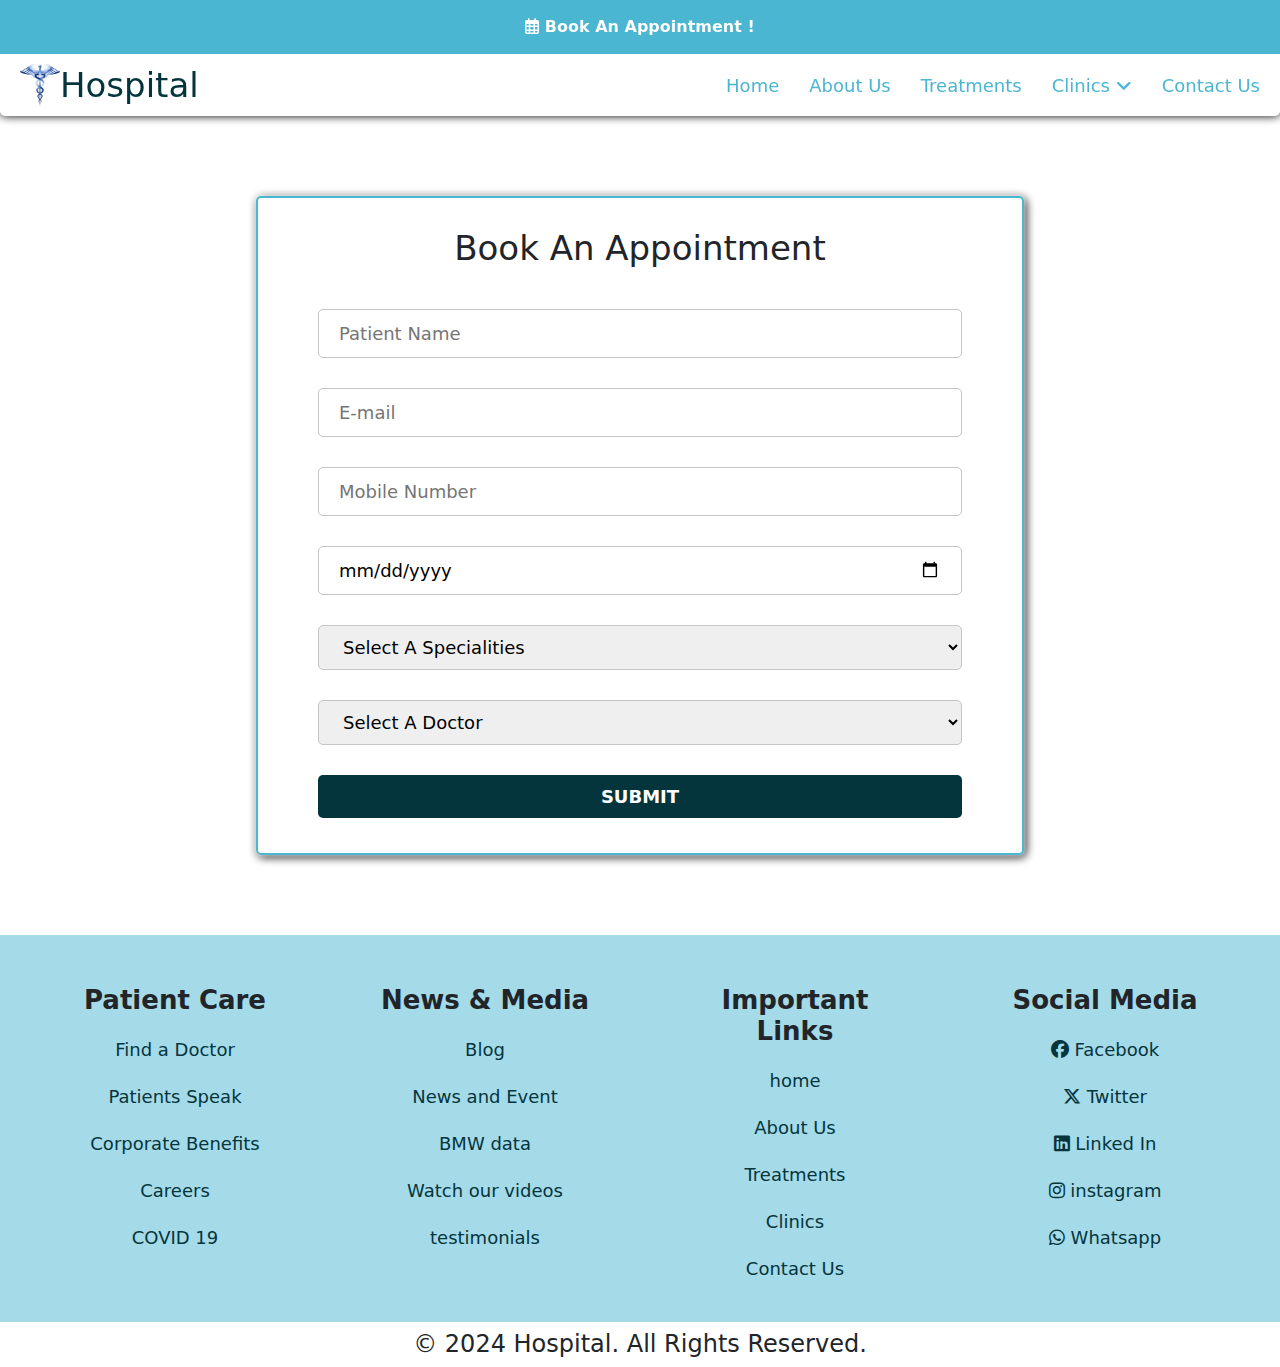
<file: book.html>
<!DOCTYPE html>
<html lang="en">

<head>
    <meta charset="UTF-8">
    <meta name="viewport" content="width=device-width, initial-scale=1.0">
    <title>about us</title>
    <link rel="stylesheet" href="https://cdnjs.cloudflare.com/ajax/libs/font-awesome/6.6.0/css/all.min.css" />
    <link href="https://cdn.jsdelivr.net/npm/bootstrap@5.0.2/dist/css/bootstrap.min.css" rel="stylesheet">
    <link rel="shortcut icon" href="./img/logo.png" type="image/x-icon">
    <link rel="stylesheet" href="style.css">
</head>

<body>
    <!-- overall container -->
    <div class="container-xxl container-fluid p-0">
        <header>
            <div class="book-appointment">
                <a href="./book.html">
                    <i class="fa-regular fa-calendar-days"></i>
                    Book An Appointment !
                </a>
            </div>
            <nav>
                <div class="logo">
                    <img src="./img/logo.png">
                    <a href="./index.html">
                        <h1>Hospital</h1>
                    </a>
                </div>
                <label for="menu-bar"><i class="fa fa-bars"></i></label>
                <input id="menu-bar" type="checkbox">
                <ul>
                    <li><a href="./index.html">Home</a></li>
                    <li><a href="./about.html">About Us</a></li>
                    <li><a href="./treatments.html">Treatments</a></li>
                    <li class="nav-mobile-view"><a href="./clinics.html">Clinics</a></li>

                    <li class="position-relative dropdown-li">
                        <a href="./clinics.html">
                            <label for="drop-down">Clinics <i class="fa-solid fa-angle-down"></i></label></a>
                        <input id="drop-down" class="dropdown-ck" type="checkbox" checked="false">
                        <div class="inside-ul-wrapper">
                            <ul class="inside-ul">
                                <li><a href="./clinics.html#chennai">Chennai</a></li>
                                <li><a href="./clinics.html#salem">Salem</a></li>
                                <li><a href="./clinics.html#kovai">Kovai</a></li>
                            </ul>
                        </div>
                        </lable>
                    </li>
                    <li><a href="./contact-us.html">Contact Us</a></li>
                </ul>
            </nav>
        </header>
        <main>
            <section class="appointment">
                <h1>Book An Appointment</h1>
                <form action="#">
                    <input type="text" placeholder="Patient Name">
                    <input type="email" placeholder="E-mail">
                    <input type="number" placeholder="Mobile Number">
                    <input type="date">
                    <select>
                        <option selected disabled>Select A Specialities</option>
                        <option>Cardiology</option>
                        <option>oncology</option>
                        <option>Nephrology</option>
                        <option>Orthopedics</option>
                        <option>Neurology</option>
                        <option>Gastroenterology</option>
                    </select>
                    <select>
                        <option selected disabled>Select A Doctor</option>
                        <option>gowtham</option>
                        <option>Asha</option>
                    </select>
                    <button type="submit">SUBMIT</button>
                </form>
            </section>
        </main>

        <footer>
            <div class="footer-1">
                <h1 class="text-capitalize fw-bold text-center">patient care</h1>
                <ul>
                    <li><a href="#">Find a Doctor</a></li>
                    <li><a href="#">Patients Speak</a></li>
                    <li><a href="#">Corporate Benefits</a></li>
                    <li><a href="#">Careers</a></li>
                    <li><a href="#">COVID 19</a></li>
                </ul>
            </div>
            <div class="footer-2">
                <h1 class="text-capitalize fw-bold text-center">news & media</h1>
                <ul>
                    <li><a href="#">Blog</a></li>
                    <li><a href="#">News and Event</a></li>
                    <li><a href="#">BMW data</a></li>
                    <li><a href="#">Watch our videos</a></li>
                    <li><a href="#">testimonials</a></li>
                </ul>
            </div>
            <div class="footer-3">
                <h1 class="text-capitalize fw-bold text-center">Important Links</h1>
                <ul>
                    <li><a href="./index.html">home</a></li>
                    <li><a href="./about.html">About Us</a></li>
                    <li><a href="./treatments.html">Treatments</a></li>
                    <li><a href="./clinics.html">Clinics</a></li>
                    <li><a href="./contact-us.html">Contact Us</a></li>
                </ul>
            </div>
            <div class="footer-4">
                <h1 class="text-capitalize fw-bold text-center">Social media</h1>
                <ul>
                    <li><a href="#"><i class="fa-brands fa-facebook"></i> Facebook</a></li>
                    <li><a href="#"><i class="fa-brands fa-x-twitter"></i> Twitter</a></li>
                    <li><a href="#"><i class="fa-brands fa-linkedin"></i> Linked In</a></li>
                    <li><a href="#"><i class="fa-brands fa-instagram"></i> instagram</a></li>
                    <li><a href="#"><i class="fa-brands fa-whatsapp"></i> Whatsapp</a></li>
                </ul>
            </div>
        </footer>
        <h4 class="text-center my-2">© 2024 Hospital. All Rights Reserved.</h4>

    </div>
    <script src="https://cdn.jsdelivr.net/npm/bootstrap@5.0.2/dist/js/bootstrap.bundle.min.js"></script>
</body>

</html>
</file>
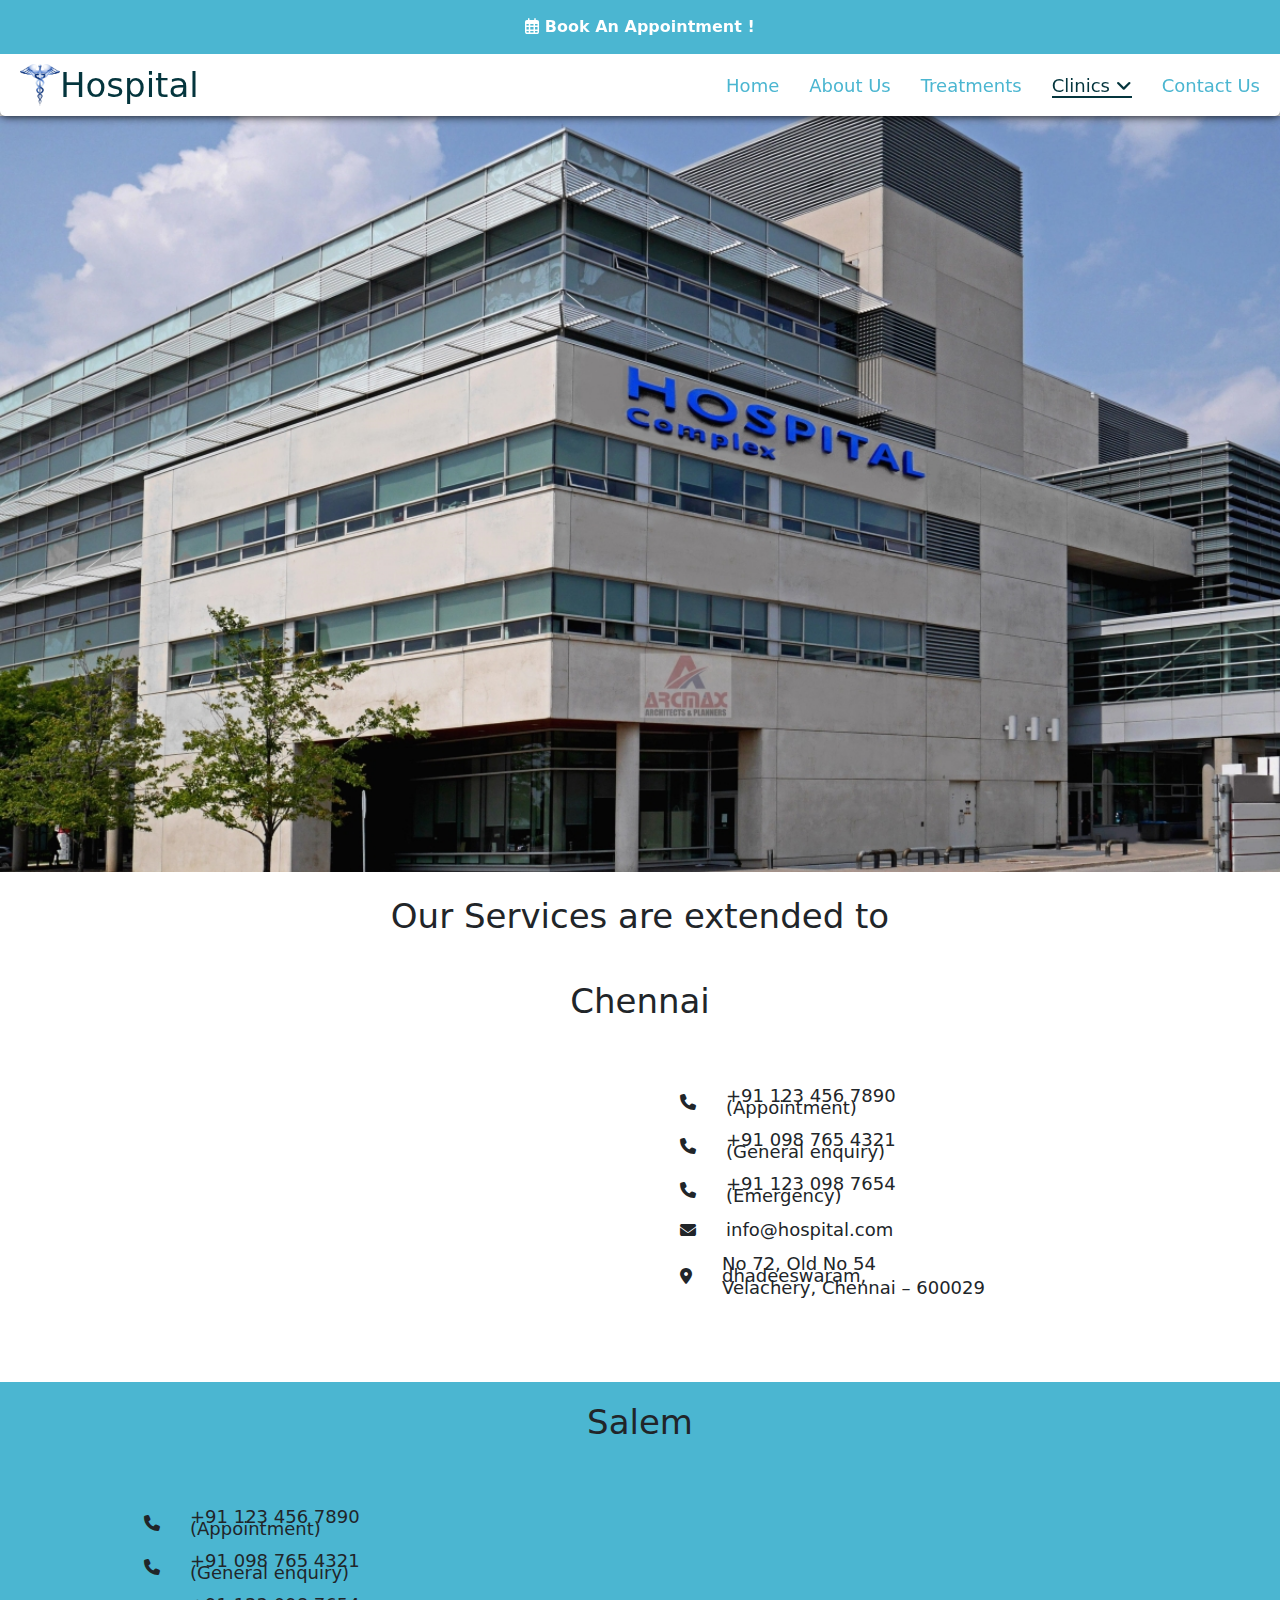
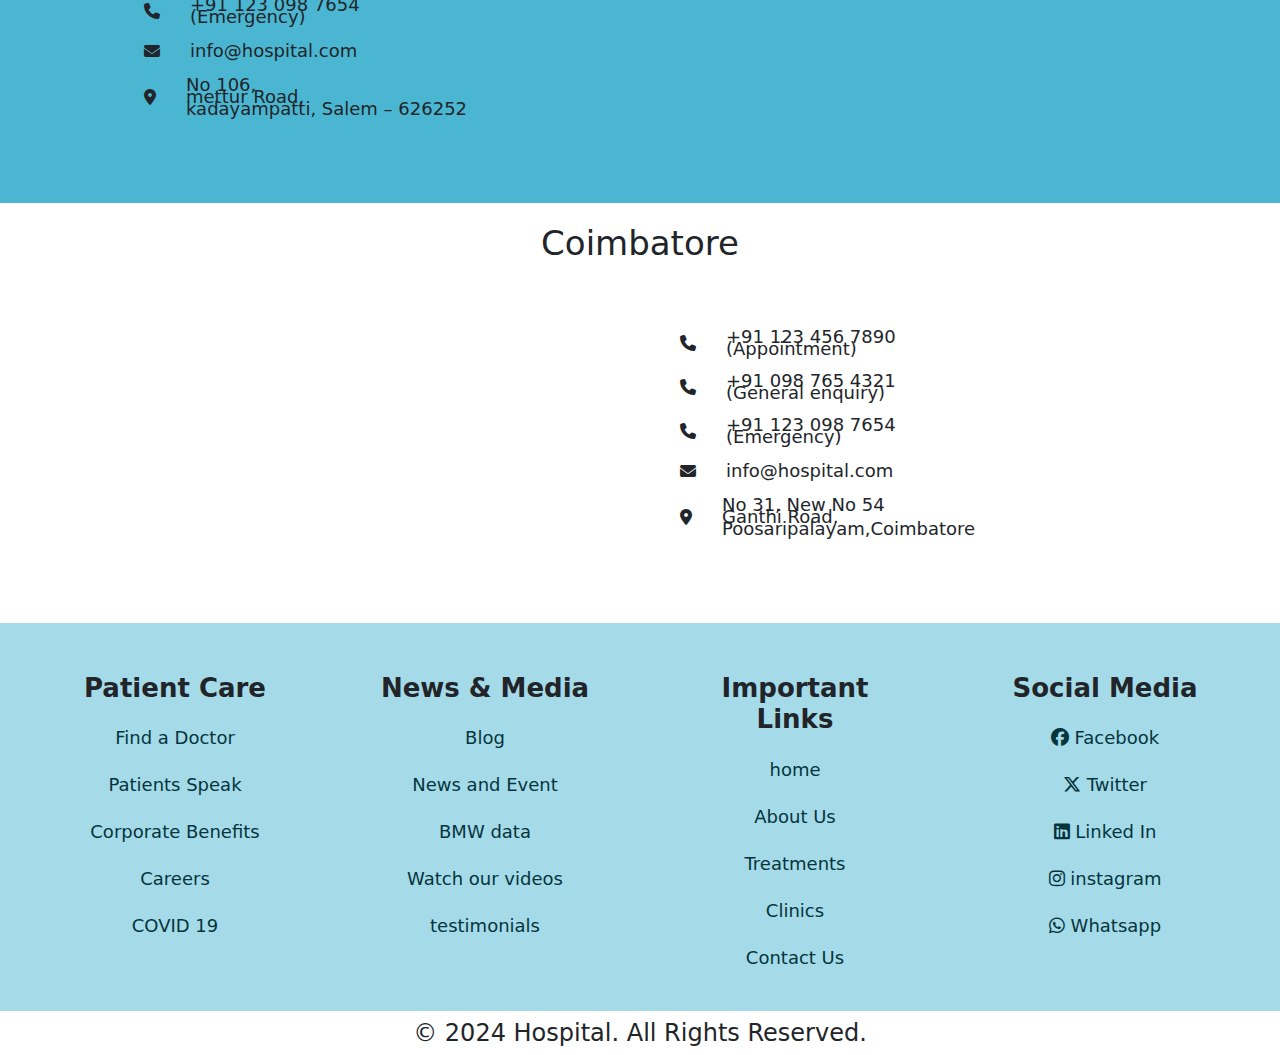
<file: clinics.html>
<!DOCTYPE html>
<html lang="en">

<head>
    <meta charset="UTF-8">
    <meta name="viewport" content="width=device-width, initial-scale=1.0">
    <link rel="stylesheet" href="https://cdnjs.cloudflare.com/ajax/libs/font-awesome/6.6.0/css/all.min.css" />
    <link href="https://cdn.jsdelivr.net/npm/bootstrap@5.0.2/dist/css/bootstrap.min.css" rel="stylesheet">
    <link rel="shortcut icon" href="./img/logo.png" type="image/x-icon">
    <link rel="stylesheet" href="style.css">

    <title>clinics</title>
</head>

<body>
    <!-- overall container -->
    <div class="container-xxl container-fluid p-0">
        <header>
            <div class="book-appointment">
                <a href="./book.html">
                    <i class="fa-regular fa-calendar-days"></i>
                    Book An Appointment !
                </a>
            </div>
            <nav>
                <div class="logo">
                    <img src="./img/logo.png">
                    <a href="./index.html">
                        <h1>Hospital</h1>
                    </a>
                </div>
                <label for="menu-bar"><i class="fa fa-bars"></i></label>
                <input id="menu-bar" type="checkbox">
                <ul>
                    <li><a href="./index.html">Home</a></li>
                    <li><a href="./about.html">About Us</a></li>
                    <li><a href="./treatments.html">Treatments</a></li>
                    <li class="nav-mobile-view"><a href="./clinics.html" class="active">Clinics</a></li>

                    <li class="position-relative dropdown-li">
                        <a href="./clinics.html" class="active">
                            <label for="drop-down">Clinics <i class="fa-solid fa-angle-down"></i></label></a>
                        <input id="drop-down" class="dropdown-ck" type="checkbox" checked="false">
                        <div class="inside-ul-wrapper">
                            <ul class="inside-ul">
                                <li><a href="./clinics.html#chennai">Chennai</a></li>
                                <li><a href="./clinics.html#salem">Salem</a></li>
                                <li><a href="./clinics.html#kovai">Kovai</a></li>
                            </ul>
                        </div>
                        </lable>
                    </li>
                    <li><a href="./contact-us.html">Contact Us</a></li>
                </ul>
            </nav>
        </header>

        <main>
            <section class="hero">
                <img src="./img/hospital.jpg" alt="hero img">
            </section>
            <section>
                <h1 class="text-center my-4">Our Services are extended to</h1>
            </section>
            <section id="chennai" class="clinics">
                <h1 class="text-center"> Chennai</h1>
                <div class="clinics-container">
                    <iframe
                        src="https://www.google.com/maps/embed?pb=!1m18!1m12!1m3!1d31103.086459201553!2d80.19917219324296!3d12.979154909266256!2m3!1f0!2f0!3f0!3m2!1i1024!2i768!4f13.1!3m3!1m2!1s0x3a525d9ff2065a3b%3A0x66435015604038cc!2sVelachery%2C%20Chennai%2C%20Tamil%20Nadu!5e0!3m2!1sen!2sin!4v1731594353403!5m2!1sen!2sin"
                        width="400" height="300" style="border:0;" allowfullscreen="" loading="lazy"
                        referrerpolicy="no-referrer-when-downgrade"></iframe>
                    <div class="clinics-text">

                        <div class="clinics-row">
                            <div class="clinics-col">
                                <i class="fa fa-phone"></i>
                            </div>
                            <div class="clinics-col">
                                <p>+91 123 456 7890</p>
                                <p class="optin">(Appointment)</p>
                            </div>
                        </div>
                        <div class="clinics-row">
                            <div class="clinics-col">
                                <i class="fa fa-phone"></i>
                            </div>
                            <div class="clinics-col">
                                <p>+91 098 765 4321</p>
                                <p class="option">(General enquiry)</p>
                            </div>
                        </div>

                        <div class="clinics-row">
                            <div class="clinics-col">
                                <i class="fa fa-phone"></i>
                            </div>
                            <div class="clinics-col">
                                <p>+91 123 098 7654</p>
                                <p class="option">(Emergency)</p>
                            </div>
                        </div>

                        <div class="clinics-row">
                            <div class="clinics-col">
                                <i class="fa fa-envelope"></i>
                            </div>
                            <div class="clinics-col">
                                <p>info@hospital.com</p>
                            </div>
                        </div>

                        <div class="clinics-row">
                            <div class="clinics-col">
                                <i class="fa fa-location-dot"></i>
                            </div>
                            <div class="clinics-col">
                                <p>No 72, Old No 54</p>
                                <p> dhadeeswaram,</p>
                                <p> Velachery, Chennai – 600029</p>
                            </div>
                        </div>

                    </div>
                </div>
            </section>

            <section id="salem" class="clinics bg-clinics">
                <h1 class="text-center">Salem</h1>
                <div class="clinics-container">
                    <iframe
                        src="https://www.google.com/maps/embed?pb=!1m18!1m12!1m3!1d250084.72389072913!2d77.97347698811814!3d11.653688200739923!2m3!1f0!2f0!3f0!3m2!1i1024!2i768!4f13.1!3m3!1m2!1s0x3babf1ccf52cba0b%3A0xee9989007068ca47!2sSalem%2C%20Tamil%20Nadu!5e0!3m2!1sen!2sin!4v1731602679792!5m2!1sen!2sin"
                        width="400" height="300" style="border:0;" allowfullscreen="" loading="lazy"
                        referrerpolicy="no-referrer-when-downgrade"></iframe>
                    <div class="clinics-text">
                        <div class="clinics-row">
                            <div class="clinics-col">
                                <i class="fa fa-phone"></i>
                            </div>
                            <div class="clinics-col">
                                <p>+91 123 456 7890</p>
                                <p class="optin">(Appointment)</p>
                            </div>
                        </div>
                        <div class="clinics-row">
                            <div class="clinics-col">
                                <i class="fa fa-phone"></i>
                            </div>
                            <div class="clinics-col">
                                <p>+91 098 765 4321</p>
                                <p class="option">(General enquiry)</p>
                            </div>
                        </div>

                        <div class="clinics-row">
                            <div class="clinics-col">
                                <i class="fa fa-phone"></i>
                            </div>
                            <div class="clinics-col">
                                <p>+91 123 098 7654</p>
                                <p class="option">(Emergency)</p>
                            </div>
                        </div>

                        <div class="clinics-row">
                            <div class="clinics-col">
                                <i class="fa fa-envelope"></i>
                            </div>
                            <div class="clinics-col">
                                <p>info@hospital.com</p>
                            </div>
                        </div>

                        <div class="clinics-row">
                            <div class="clinics-col">
                                <i class="fa fa-location-dot"></i>
                            </div>
                            <div class="clinics-col">
                                <p>No 106,</p>
                                <p> mettur Road,</p>
                                <p> kadayampatti, Salem – 626252</p>
                            </div>
                        </div>

                    </div>
                </div>
            </section>

            <section id="kovai" class="clinics">
                <h1 class="text-center">Coimbatore</h1>
                <div class="clinics-container">
                    <iframe
                        src="https://www.google.com/maps/embed?pb=!1m18!1m12!1m3!1d125322.51346888987!2d76.8848325668336!3d11.013957787888902!2m3!1f0!2f0!3f0!3m2!1i1024!2i768!4f13.1!3m3!1m2!1s0x3ba859af2f971cb5%3A0x2fc1c81e183ed282!2sCoimbatore%2C%20Tamil%20Nadu!5e0!3m2!1sen!2sin!4v1731602771623!5m2!1sen!2sin"
                        width="400" height="300" style="border:0;" allowfullscreen="" loading="lazy"
                        referrerpolicy="no-referrer-when-downgrade"></iframe>
                    <div class="clinics-text">

                        <div class="clinics-row">
                            <div class="clinics-col">
                                <i class="fa fa-phone"></i>
                            </div>
                            <div class="clinics-col">
                                <p>+91 123 456 7890</p>
                                <p class="optin">(Appointment)</p>
                            </div>
                        </div>
                        <div class="clinics-row">
                            <div class="clinics-col">
                                <i class="fa fa-phone"></i>
                            </div>
                            <div class="clinics-col">
                                <p>+91 098 765 4321</p>
                                <p class="option">(General enquiry)</p>
                            </div>
                        </div>

                        <div class="clinics-row">
                            <div class="clinics-col">
                                <i class="fa fa-phone"></i>
                            </div>
                            <div class="clinics-col">
                                <p>+91 123 098 7654</p>
                                <p class="option">(Emergency)</p>
                            </div>
                        </div>

                        <div class="clinics-row">
                            <div class="clinics-col">
                                <i class="fa fa-envelope"></i>
                            </div>
                            <div class="clinics-col">
                                <p>info@hospital.com</p>
                            </div>
                        </div>

                        <div class="clinics-row">
                            <div class="clinics-col">
                                <i class="fa fa-location-dot"></i>
                            </div>
                            <div class="clinics-col">
                                <p>No 31, New No 54</p>
                                <p> Ganthi Road,</p>
                                <p> Poosaripalayam,Coimbatore</p>
                            </div>
                        </div>

                    </div>
                </div>
            </section>
        </main>

        <footer>
            <div class="footer-1">
                <h1 class="text-capitalize fw-bold text-center">patient care</h1>
                <ul>
                    <li><a href="#">Find a Doctor</a></li>
                    <li><a href="#">Patients Speak</a></li>
                    <li><a href="#">Corporate Benefits</a></li>
                    <li><a href="#">Careers</a></li>
                    <li><a href="#">COVID 19</a></li>
                </ul>
            </div>
            <div class="footer-2">
                <h1 class="text-capitalize fw-bold text-center">news & media</h1>
                <ul>
                    <li><a href="#">Blog</a></li>
                    <li><a href="#">News and Event</a></li>
                    <li><a href="#">BMW data</a></li>
                    <li><a href="#">Watch our videos</a></li>
                    <li><a href="#">testimonials</a></li>
                </ul>
            </div>
            <div class="footer-3">
                <h1 class="text-capitalize fw-bold text-center">Important Links</h1>
                <ul>
                    <li><a href="./index.html">home</a></li>
                    <li><a href="./about.html">About Us</a></li>
                    <li><a href="./treatments.html">Treatments</a></li>
                    <li><a href="./clinics.html">Clinics</a></li>
                    <li><a href="./contact-us.html">Contact Us</a></li>
                </ul>
            </div>
            <div class="footer-4">
                <h1 class="text-capitalize fw-bold text-center">Social media</h1>
                <ul>
                    <li><a href="#"><i class="fa-brands fa-facebook"></i> Facebook</a></li>
                    <li><a href="#"><i class="fa-brands fa-x-twitter"></i> Twitter</a></li>
                    <li><a href="#"><i class="fa-brands fa-linkedin"></i> Linked In</a></li>
                    <li><a href="#"><i class="fa-brands fa-instagram"></i> instagram</a></li>
                    <li><a href="#"><i class="fa-brands fa-whatsapp"></i> Whatsapp</a></li>
                </ul>
            </div>
        </footer>
        <h4 class="text-center my-2">© 2024 Hospital. All Rights Reserved.</h4>
    </div>
</body>

</html>
</file>
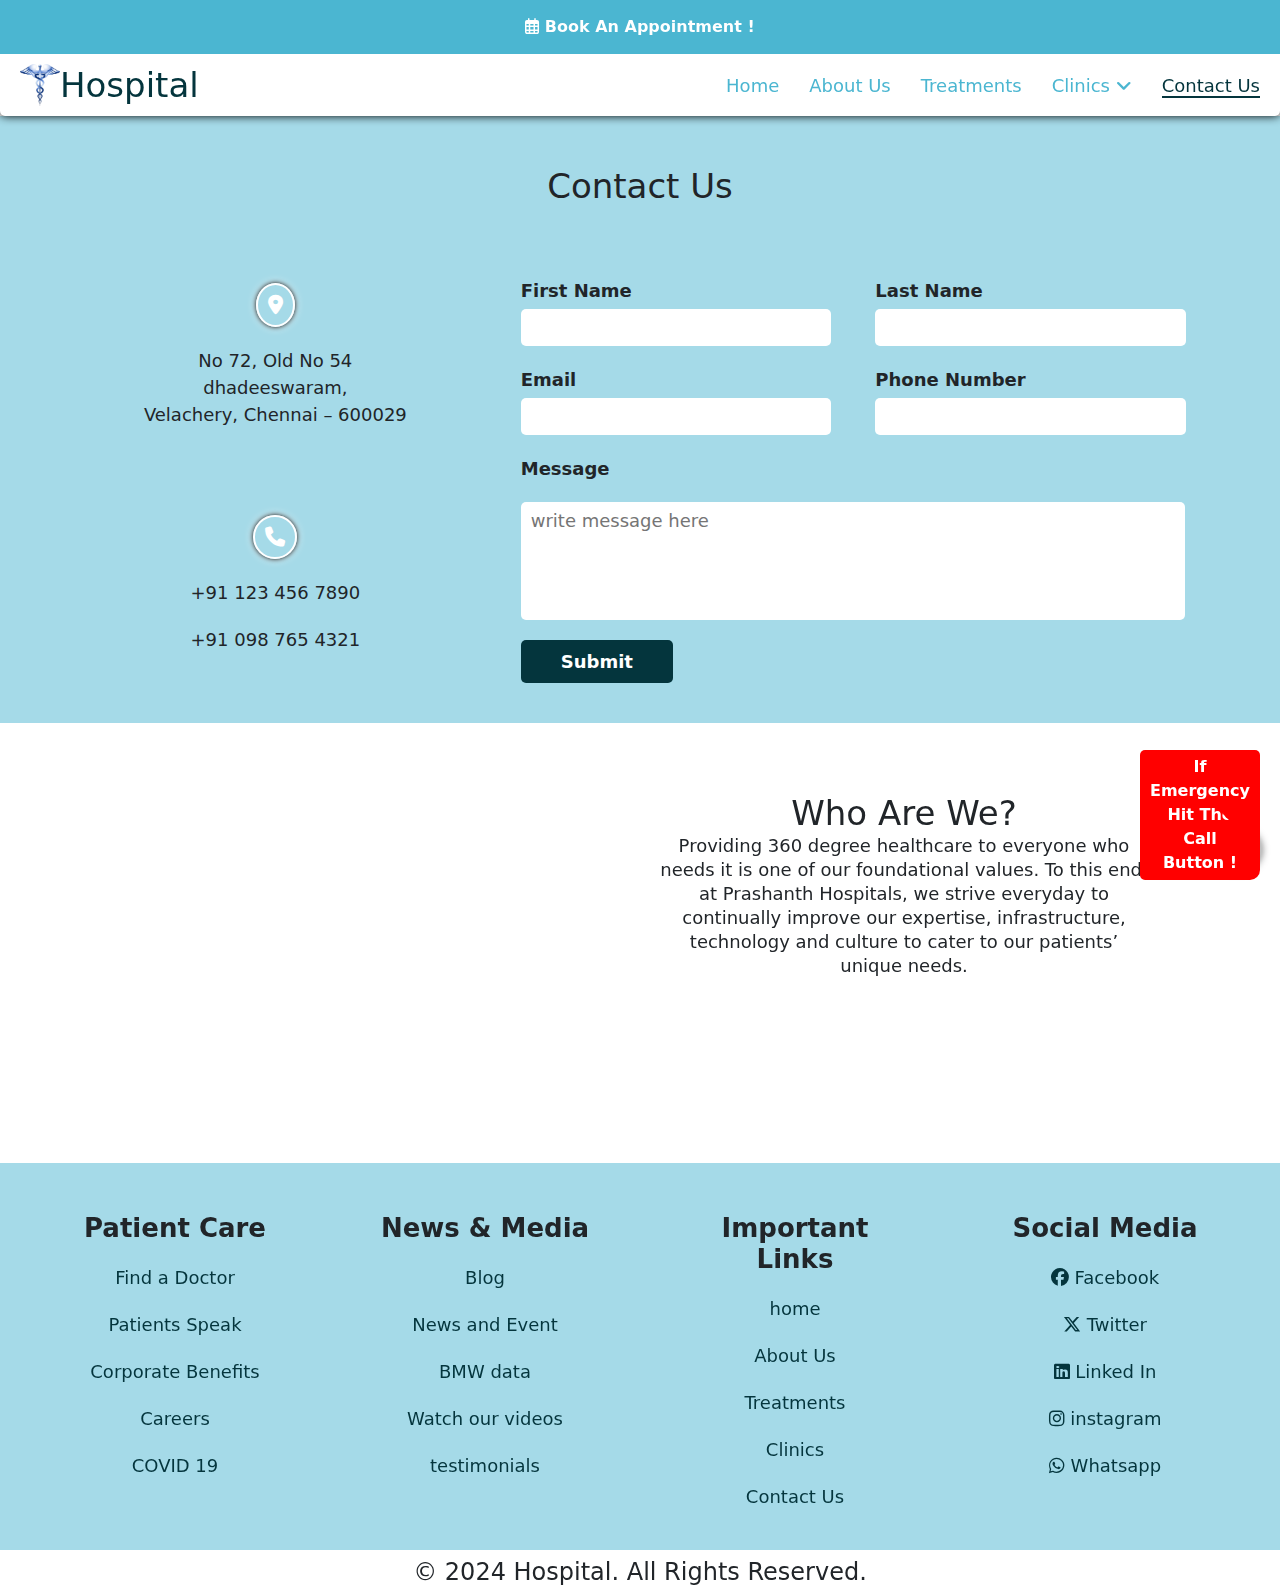
<file: contact-us.html>
<!DOCTYPE html>
<html lang="en">

<head>
    <meta charset="UTF-8">
    <meta name="viewport" content="width=device-width, initial-scale=1.0">
    <link rel="stylesheet" href="https://cdnjs.cloudflare.com/ajax/libs/font-awesome/6.6.0/css/all.min.css" />
    <link href="https://cdn.jsdelivr.net/npm/bootstrap@5.0.2/dist/css/bootstrap.min.css" rel="stylesheet">
    <link rel="shortcut icon" href="./img/logo.png" type="image/x-icon">
    <link rel="stylesheet" href="style.css">
    <title>Conatct Us</title>
</head>

<body>
    <div class="container-xxl container-fluid p-0">
        <!-- Call us Button -->
        <div class="call-us">
            <a href="tel:+91 108">
                <i class="fa fa-phone"></i>
            </a>
        </div>
        <header>
            <div class="book-appointment">
                <a href="./book.html">
                    <i class="fa-regular fa-calendar-days"></i>
                    Book An Appointment !
                </a>
            </div>
            <nav>
                <div class="logo">
                    <img src="./img/logo.png">
                    <a href="./index.html">
                        <h1>Hospital</h1>
                    </a>
                </div>
                <label for="menu-bar"><i class="fa fa-bars"></i></label>
                <input id="menu-bar" type="checkbox">
                <ul>
                    <li><a href="./index.html">Home</a></li>
                    <li><a href="./about.html">About Us</a></li>
                    <li><a href="./treatments.html">Treatments</a></li>
                    <li class="nav-mobile-view"><a href="./clinics.html">Clinics</a></li>

                    <li class="position-relative dropdown-li">
                        <a href="./clinics.html">
                            <label for="drop-down">Clinics <i class="fa-solid fa-angle-down"></i></label></a>
                        <input id="drop-down" class="dropdown-ck" type="checkbox" checked="false">
                        <div class="inside-ul-wrapper">
                            <ul class="inside-ul">
                                <li><a href="./clinics.html#chennai">Chennai</a></li>
                                <li><a href="./clinics.html#salem">Salem</a></li>
                                <li><a href="./clinics.html#kovai">Kovai</a></li>
                            </ul>
                        </div>
                        </lable>
                    </li>
                    <li><a href="./contact-us.html" class="active">Contact Us</a></li>
                </ul>
            </nav>
        </header>
        <main>
            <section class="contact" id="contact">
                <h1 class="text-center ">Contact Us</h1>
                <div class="contact-us">
                    <div class="contact-info">
                        <div class="address">
                            <i class="fa fa-location-dot"></i>
                            <div class="address-text">
                                <p>No 72, Old No 54</p>
                                <p> dhadeeswaram,</p>
                                <p> Velachery, Chennai – 600029</p>
                            </div>
                        </div>
                        <div class="phone">
                            <i class="fa fa-phone"></i>
                            <p>+91 123 456 7890</p>
                            <p>+91 098 765 4321</p>
                        </div>
                    </div>
                    <div class="contact-form container">
                        <form action="#">
                            <div class="name">
                                <div class="fname">
                                    <label for="fname">First Name</label>
                                    <input type="text" id="fname">
                                </div>
                                <div class="lname">
                                    <label for="lname">Last Name</label>
                                    <input type="text" id="lname">
                                </div>
                            </div>
                            <div class="mail">
                                <div class="email">
                                    <label for="email">Email</label>
                                    <input type="email" id="email">
                                </div>
                                <div class="form-phone">
                                    <label for="phone">Phone Number</label>
                                    <input type="number" id="phone">
                                </div>
                            </div>
                            <label for="message">Message</label>
                            <textarea name="name" id="message" rows="4" placeholder="write message here"></textarea>
                            <button class="d-flex justify-content-center align-items-center">Submit</button>
                        </form>

                    </div>
                </div>
            </section>
            <section>
                <div class="map-container">

                    <iframe
                        src="https://www.google.com/maps/embed?pb=!1m18!1m12!1m3!1d31103.091590235374!2d80.21977195000001!3d12.979113900000003!2m3!1f0!2f0!3f0!3m2!1i1024!2i768!4f13.1!3m3!1m2!1s0x3a525d9ff2065a3b%3A0x66435015604038cc!2sVelachery%2C%20Chennai%2C%20Tamil%20Nadu!5e0!3m2!1sen!2sin!4v1731515096330!5m2!1sen!2sin"
                        width="400" height="300" loading="lazy"></iframe>
                    <div class="map-text">
                        <h1>Who Are We? </h1>
                        <p>Providing 360 degree healthcare to everyone who needs it is one of our foundational values.
                            To this end, at Prashanth Hospitals, we strive everyday to continually improve our
                            expertise, infrastructure, technology and culture to cater to our patients’ unique needs.
                        </p>
                    </div>
                </div>
            </section>
        </main>
        <footer>
            <div class="footer-1">
                <h1 class="text-capitalize fw-bold text-center">patient care</h1>
                <ul>
                    <li><a href="#">Find a Doctor</a></li>
                    <li><a href="#">Patients Speak</a></li>
                    <li><a href="#">Corporate Benefits</a></li>
                    <li><a href="#">Careers</a></li>
                    <li><a href="#">COVID 19</a></li>
                </ul>
            </div>
            <div class="footer-2">
                <h1 class="text-capitalize fw-bold text-center">news & media</h1>
                <ul>
                    <li><a href="#">Blog</a></li>
                    <li><a href="#">News and Event</a></li>
                    <li><a href="#">BMW data</a></li>
                    <li><a href="#">Watch our videos</a></li>
                    <li><a href="#">testimonials</a></li>
                </ul>
            </div>
            <div class="footer-3">
                <h1 class="text-capitalize fw-bold text-center">Important Links</h1>
                <ul>
                    <li><a href="./index.html">home</a></li>
                    <li><a href="./about.html">About Us</a></li>
                    <li><a href="./treatments.html">Treatments</a></li>
                    <li><a href="./clinics.html">Clinics</a></li>
                    <li><a href="./contact-us.html">Contact Us</a></li>
                </ul>
            </div>
            <div class="footer-4">
                <h1 class="text-capitalize fw-bold text-center">Social media</h1>
                <ul>
                    <li><a href="#"><i class="fa-brands fa-facebook"></i> Facebook</a></li>
                    <li><a href="#"><i class="fa-brands fa-x-twitter"></i> Twitter</a></li>
                    <li><a href="#"><i class="fa-brands fa-linkedin"></i> Linked In</a></li>
                    <li><a href="#"><i class="fa-brands fa-instagram"></i> instagram</a></li>
                    <li><a href="#"><i class="fa-brands fa-whatsapp"></i> Whatsapp</a></li>
                </ul>
            </div>
        </footer>
        <h4 class="text-center my-2">© 2024 Hospital. All Rights Reserved.</h4>
    </div>
</body>
</file>
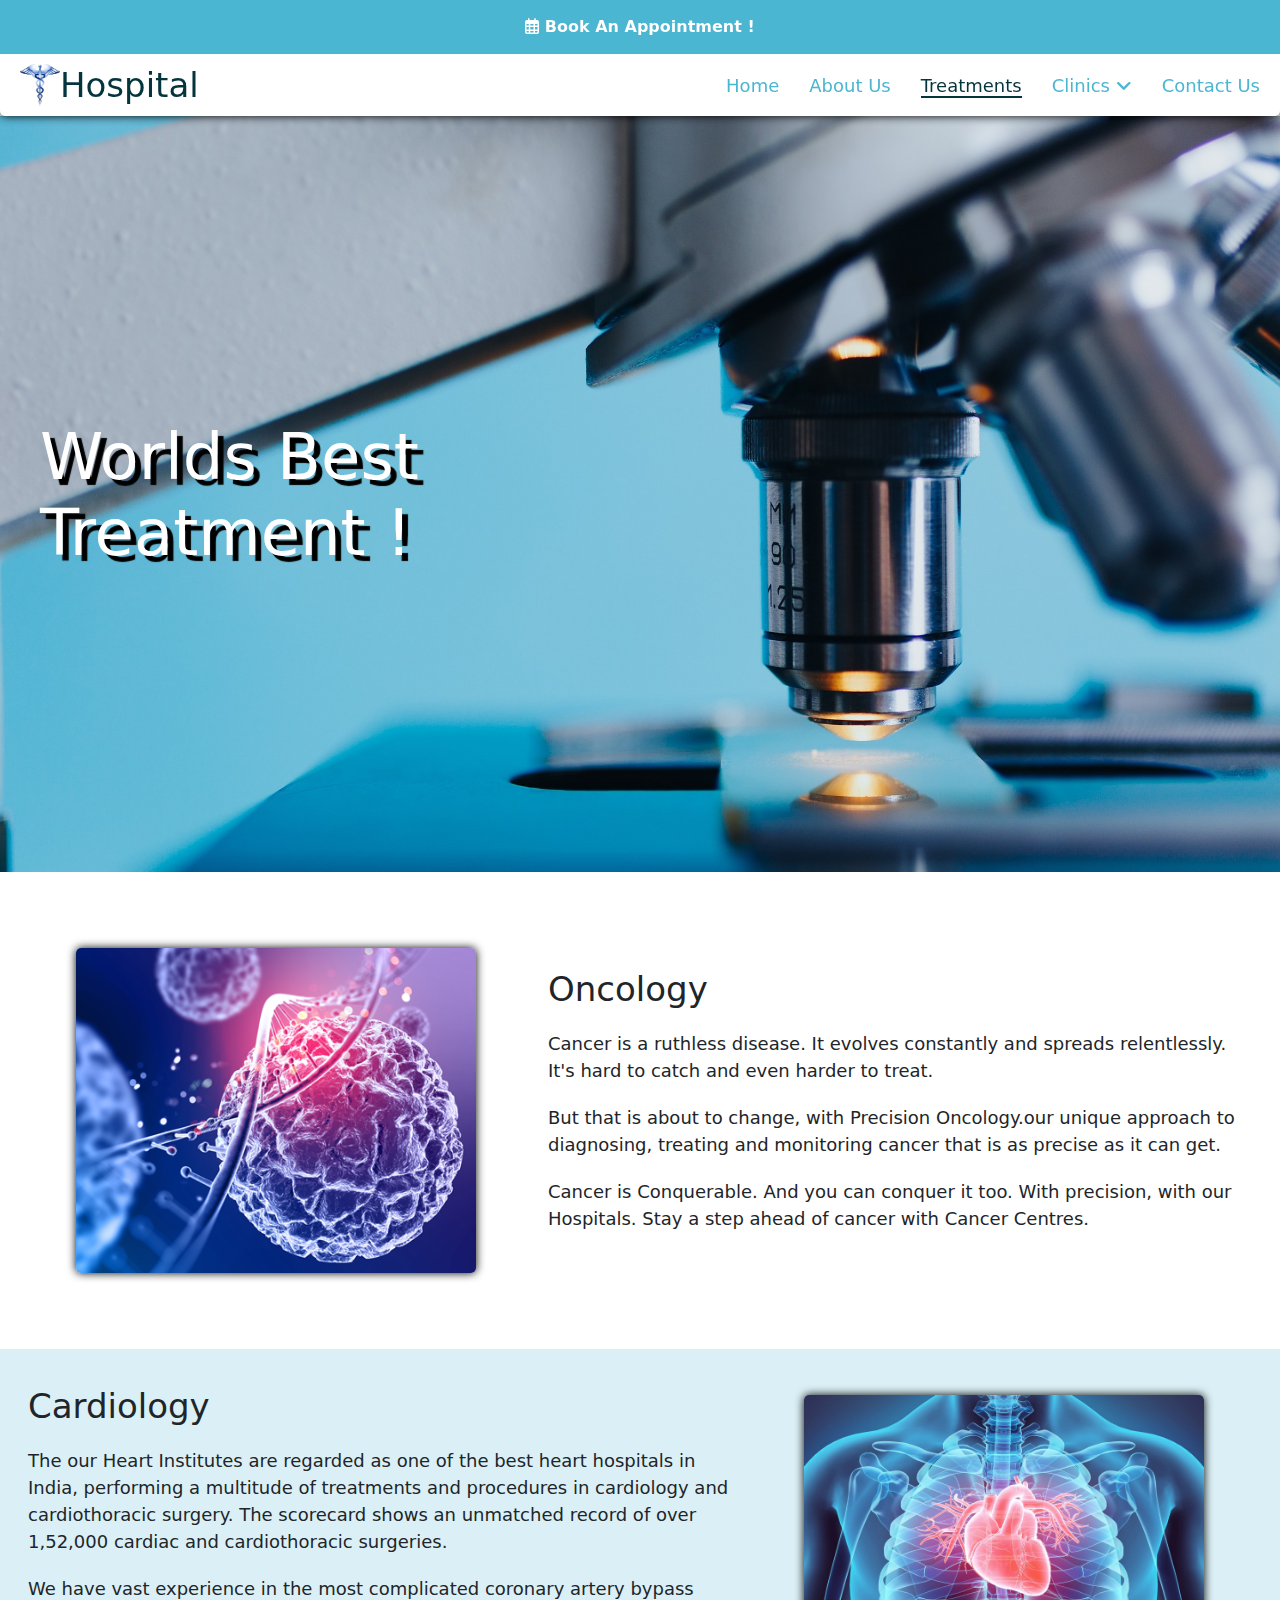
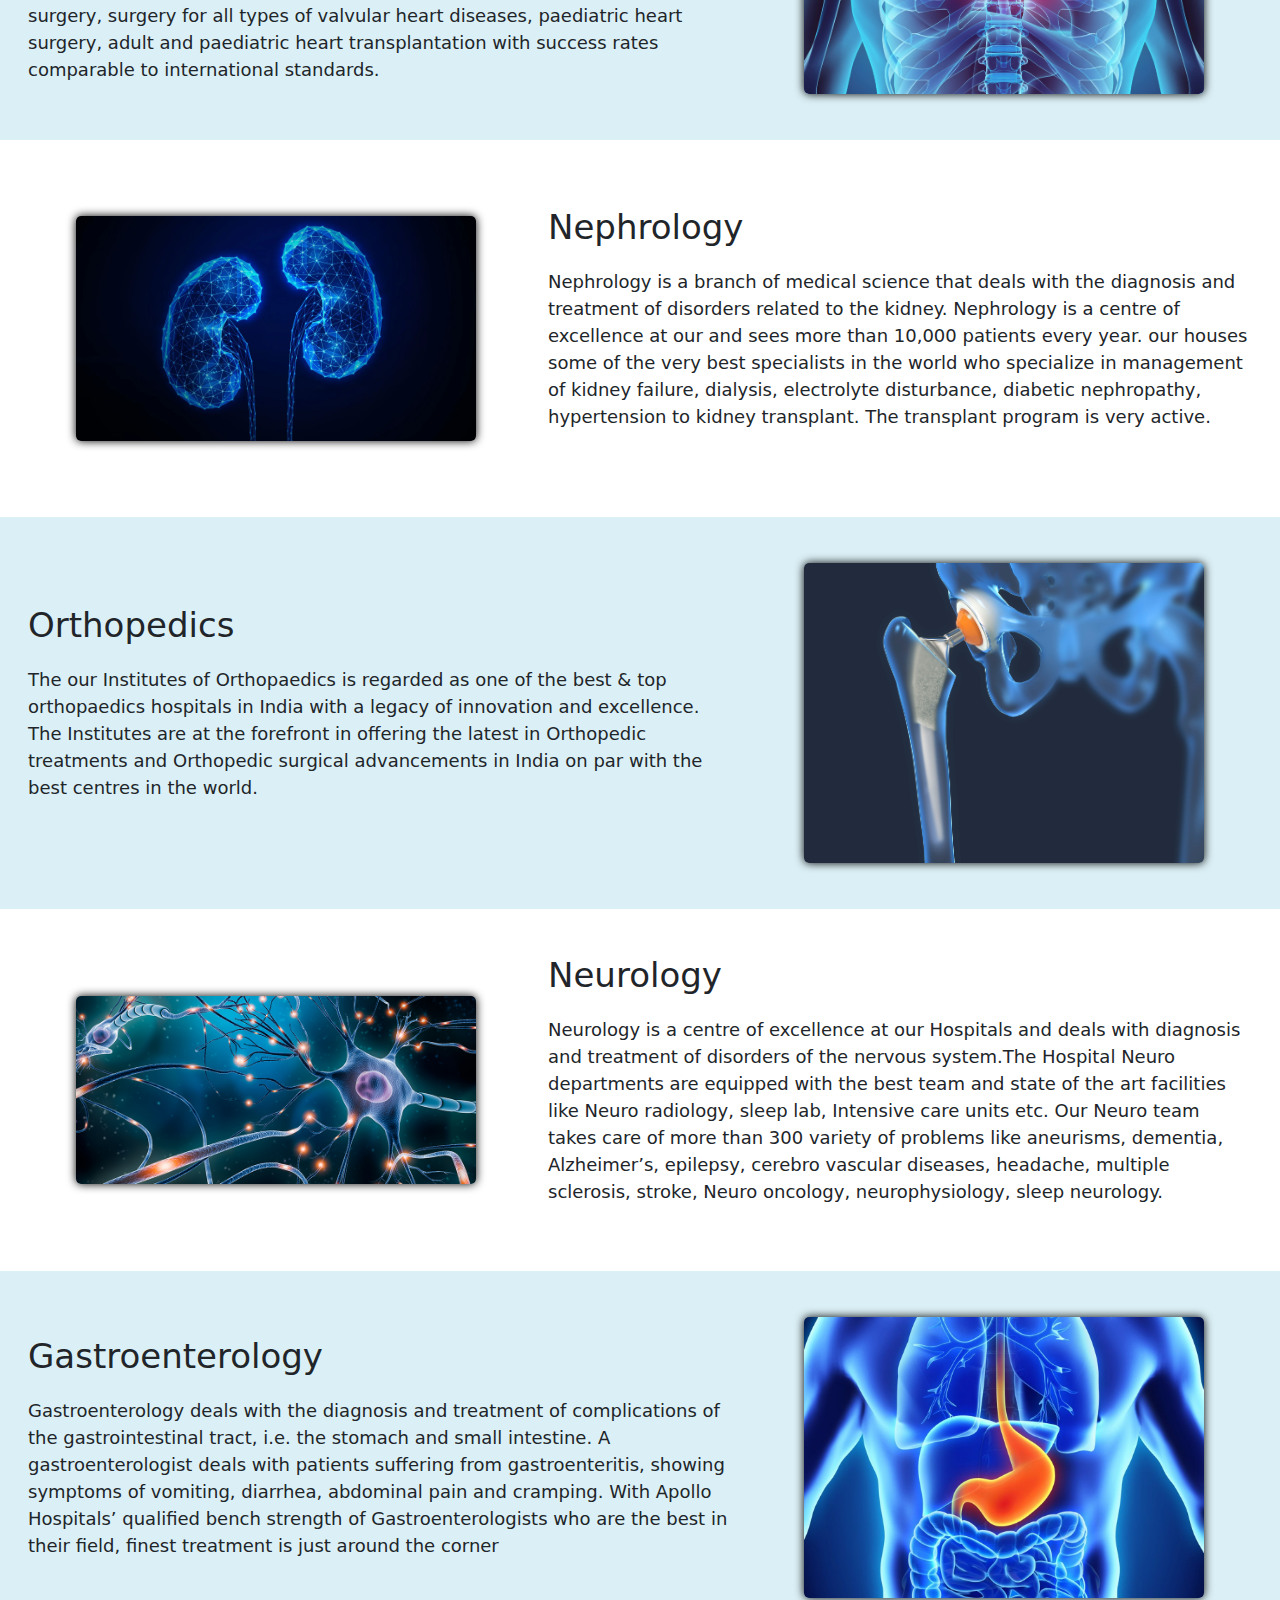
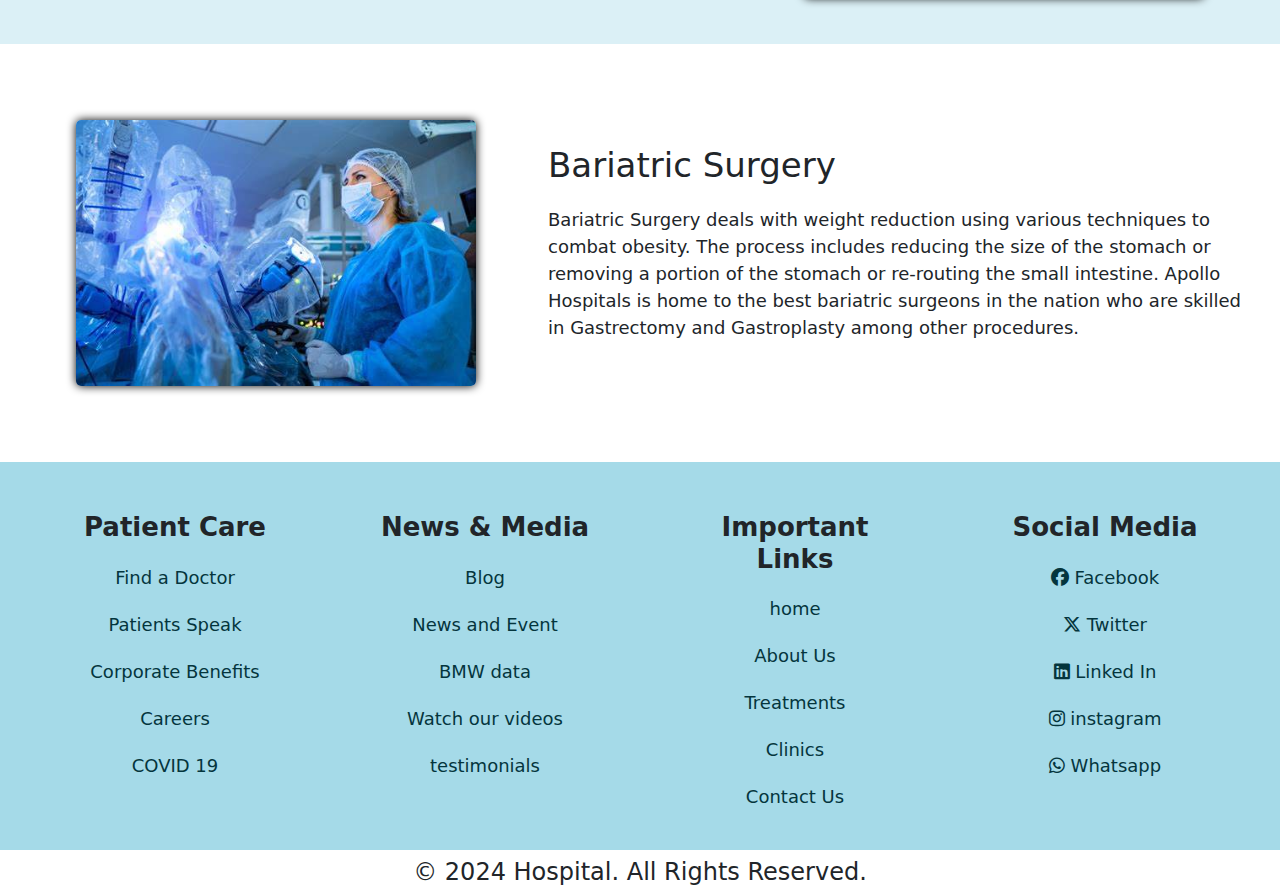
<file: treatments.html>
<!DOCTYPE html>
<html lang="en">

<head>
    <meta charset="UTF-8">
    <meta name="viewport" content="width=device-width, initial-scale=1.0">
    <link rel="stylesheet" href="https://cdnjs.cloudflare.com/ajax/libs/font-awesome/6.6.0/css/all.min.css" />
    <link href="https://cdn.jsdelivr.net/npm/bootstrap@5.0.2/dist/css/bootstrap.min.css" rel="stylesheet">
    <link rel="shortcut icon" href="./img/logo.png" type="image/x-icon">
    <link rel="stylesheet" href="style.css">
    <title>Treatments</title>
</head>

<body>
    <!-- overall container -->
    <div class="container-xxl container-fluid p-0">
        <header>
            <div class="book-appointment">
                <a href="#">
                    <i class="fa-regular fa-calendar-days"></i>
                    Book An Appointment !
                </a>
            </div>
            <nav>
                <div class="logo">
                    <img src="./img/logo.png">
                    <a href="./index.html">
                        <h1>Hospital</h1>
                    </a>
                </div>
                <label for="menu-bar"><i class="fa fa-bars"></i></label>
                <input id="menu-bar" type="checkbox">
                <ul>
                    <li><a href="./index.html">Home</a></li>
                    <li><a href="./about.html">About Us</a></li>
                    <li><a href="./treatments.html" class="active">Treatments</a></li>
                    <li class="nav-mobile-view"><a href="./clinics.html">Clinics</a></li>

                    <li class="position-relative dropdown-li">
                        <a href="./clinics.html">
                            <label for="drop-down">Clinics <i class="fa-solid fa-angle-down"></i></label></a>
                        <input id="drop-down" class="dropdown-ck" type="checkbox" checked="false">
                        <div class="inside-ul-wrapper">
                            <ul class="inside-ul">
                                <li><a href="./clinics.html#chennai">Chennai</a></li>
                                <li><a href="./clinics.html#salem">Salem</a></li>
                                <li><a href="./clinics.html#kovai">Kovai</a></li>
                            </ul>
                        </div>
                        </lable>
                    </li>
                    <li><a href="./contact-us.html">Contact Us</a></li>
                </ul>
            </nav>
        </header>
        <main>
            <section class="hero">
                <h1 class="about-us-h1">Worlds Best <br> Treatment !</h1>
                <img src="./img/treatment.jpg" alt="hero img">
            </section>
            <section id="oncology" class="treatment row align-items-center p-3">
                <div class="treatment-image col-md-5">
                    <img src="./img/ongology.png" alt="Oncology">
                </div>
                <div class="treatment-text col-md-7">
                    <h1>Oncology</h1>
                    <p> Cancer is a ruthless disease. It evolves constantly and spreads relentlessly. It's hard to catch
                        and even harder to treat.</p>

                    <p>But that is about to change, with Precision Oncology.our unique approach to diagnosing, treating
                        and monitoring cancer that is as precise as it can get.</p>

                    <p>Cancer is Conquerable. And you can conquer it too. With precision, with our Hospitals. Stay a
                        step ahead of cancer with Cancer Centres.</p>
                </div>
            </section>

            <section id="cardiology" class="treatment row align-items-center bg-lightblue p-3">
                <div class="treatment-image col-md-5">
                    <img src="./img/cardiac.jpg" alt="Cardiology">
                </div>
                <div class="treatment-text col-md-7">
                    <h1>Cardiology</h1>
                    <p>The our Heart Institutes are regarded as one of the best heart hospitals in India, performing a
                        multitude of treatments and procedures in cardiology and cardiothoracic surgery. The scorecard
                        shows an unmatched record of over 1,52,000 cardiac and cardiothoracic surgeries.</p>
                    <p>We have vast experience in the most complicated coronary artery bypass surgery, surgery for all
                        types of valvular heart diseases, paediatric heart surgery, adult and paediatric heart
                        transplantation with success rates comparable to international standards.</p>
            </section>

            <section id="nephrology" class="treatment row align-items-center p-3">
                <div class="treatment-image col-md-5">
                    <img src="./img/Nephrology.webp" alt="Nephrology">
                </div>
                <div class="treatment-text col-md-7">
                    <h1>Nephrology</h1>
                    <p>Nephrology is a branch of medical science that deals with the diagnosis and treatment of
                        disorders related to
                        the kidney. Nephrology is a centre of excellence at our and sees more than 10,000 patients every
                        year.
                        our houses some of the very best specialists in the world who specialize in management of kidney
                        failure, dialysis, electrolyte disturbance, diabetic nephropathy, hypertension to kidney
                        transplant. The transplant program is very active.</p>
                </div>
            </section>

            <section id="orthopedics" class="treatment row align-items-center bg-lightblue p-3">
                <div class="treatment-image col-md-5">
                    <img src="./img/Orthopedics.jpg" alt="Orthopedics">
                </div>
                <div class="treatment-text col-md-7">
                    <h1>Orthopedics</h1>
                    <p>The our Institutes of Orthopaedics is regarded as one of the best & top orthopaedics hospitals in
                        India with a legacy of innovation and excellence. The Institutes are at the forefront in
                        offering the latest in Orthopedic treatments and Orthopedic surgical advancements in India on
                        par with the best centres in the world.</p>
            </section>

            <section id="neurology" class="treatment row align-items-center p-3">
                <div class="treatment-image col-md-5">
                    <img src="./img/neurology.jpg" alt="neurology">
                </div>
                <div class="treatment-text col-md-7">
                    <h1>Neurology</h1>
                    <p>Neurology is a centre of excellence at our Hospitals and deals with diagnosis and treatment of
                        disorders of the nervous system.The Hospital Neuro departments are equipped with the best team
                        and state of the art facilities like Neuro radiology, sleep lab, Intensive care units etc. Our
                        Neuro team takes care of more than 300 variety of problems like aneurisms, dementia,
                        Alzheimer’s, epilepsy, cerebro vascular diseases, headache, multiple sclerosis, stroke, Neuro
                        oncology, neurophysiology, sleep neurology.</p>
                </div>
            </section>

            <section id="gastroenterology" class="treatment row align-items-center bg-lightblue p-3">
                <div class="treatment-image col-md-5">
                    <img src="./img/gastroenterology.jpg" alt="Gastroenterology">
                </div>
                <div class="treatment-text col-md-7">
                    <h1>Gastroenterology</h1>
                    <p>Gastroenterology deals with the diagnosis and treatment of complications of the gastrointestinal
                        tract, i.e. the stomach and small intestine. A gastroenterologist deals with patients suffering
                        from gastroenteritis, showing symptoms of vomiting, diarrhea, abdominal pain and cramping. With
                        Apollo Hospitals’ qualified bench strength of Gastroenterologists who are the best in their
                        field, finest treatment is just around the corner</p>
            </section>

            <section id="BariatricSurgery" class="treatment row align-items-center p-3">
                <div class="treatment-image col-md-5">
                    <img src="./img/Bariatric Surgery.jfif" alt="Bariatric Surgery">
                </div>
                <div class="treatment-text col-md-7">
                    <h1>Bariatric Surgery</h1>
                    <p>Bariatric Surgery deals with weight reduction using various techniques to combat obesity. The
                        process includes reducing the size of the stomach or removing a portion of the stomach or
                        re-routing the small intestine. Apollo Hospitals is home to the best bariatric surgeons in the
                        nation who are skilled in Gastrectomy and Gastroplasty among other procedures.</p>
                </div>
            </section>
        </main>
        <footer>
            <div class="footer-1">
                <h1 class="text-capitalize fw-bold text-center">patient care</h1>
                <ul>
                    <li><a href="#">Find a Doctor</a></li>
                    <li><a href="#">Patients Speak</a></li>
                    <li><a href="#">Corporate Benefits</a></li>
                    <li><a href="#">Careers</a></li>
                    <li><a href="#">COVID 19</a></li>
                </ul>
            </div>
            <div class="footer-2">
                <h1 class="text-capitalize fw-bold text-center">news & media</h1>
                <ul>
                    <li><a href="#">Blog</a></li>
                    <li><a href="#">News and Event</a></li>
                    <li><a href="#">BMW data</a></li>
                    <li><a href="#">Watch our videos</a></li>
                    <li><a href="#">testimonials</a></li>
                </ul>
            </div>
            <div class="footer-3">
                <h1 class="text-capitalize fw-bold text-center">Important Links</h1>
                <ul>
                    <li><a href="./index.html">home</a></li>
                    <li><a href="./about.html">About Us</a></li>
                    <li><a href="./treatments.html">Treatments</a></li>
                    <li><a href="./clinics.html">Clinics</a></li>
                    <li><a href="./contact-us.html">Contact Us</a></li>
                </ul>
            </div>
            <div class="footer-4">
                <h1 class="text-capitalize fw-bold text-center">Social media</h1>
                <ul>
                    <li><a href="#"><i class="fa-brands fa-facebook"></i> Facebook</a></li>
                    <li><a href="#"><i class="fa-brands fa-x-twitter"></i> Twitter</a></li>
                    <li><a href="#"><i class="fa-brands fa-linkedin"></i> Linked In</a></li>
                    <li><a href="#"><i class="fa-brands fa-instagram"></i> instagram</a></li>
                    <li><a href="#"><i class="fa-brands fa-whatsapp"></i> Whatsapp</a></li>
                </ul>
            </div>
        </footer>
        <h4 class="text-center my-2">© 2024 Hospital. All Rights Reserved.</h4>

    </div>
</file>
<file: style.css>
/* CSS reset property */
* {
    padding: 0;
    margin: 0;
    box-sizing: border-box;
}

h1,h2,h3,h4,h5,h6,p,a,ul,li {
    margin: 0;
    padding: 0;
}

h1 {
    font-size: 34px;
}

P {
    font-size: 18px;
}
/* overall h2 tag style here */
h2{
    width: fit-content;
    color:#04353D;
    font-size: 28px;
    text-align: center;
    margin: 40px auto 60px;
    position: relative;
}
h2::after{
    text-align: center;
    margin: auto;
    content: "";
    width: 75%;
    height: 2px;
    position: absolute;
    bottom:-5px;
    left: 0;
    background-color: rgb(75, 182, 209);
}

/* root element for color */
:root {
    --red: red;
    --text-white: white;
    --primary: #04353D;
    --lightblue: rgb(75, 182, 209);
}
/* loading Animation */

.index-body {
    animation: overflow 1s backwards;
}

@keyframes overflow {
    100% {
        overflow: hidden;
    }
}

.main-container, .call-us {
    animation: hidden 1s backwards;
}

@keyframes hidden {
    0% {
        display: none;
        opacity: 0;
    }

    100% {
        opacity: 1;
        display: none;
    }
} 
.move{
    display: flex;
    justify-content: center;
    align-items: center;
    position: absolute;
    width: 100vw;
    height: 100vh;
    animation: loading-animation 1s ease-out forwards;
    z-index: 100;
    overflow: hidden;
    /* background-color:#1a2a44; */
    background-color: white;
}
@keyframes loading-animation {
100% {
    display: none;
}
}
.move img {
    width:20%;
    height:auto;
    object-fit: cover;
    position: relative;
}

/* call us bottom in the corner */
.call-us {
    padding: 8px 15px;
    background-color: var(--red);
    position: fixed;
    border-radius: 50%;
    right: 20px;
    bottom: 30px;
    box-shadow: 0 0 5px white, 0 0 10px black;
    z-index: 99;
    transition: all 300ms;
    animation:call 300ms 3s 1 backwards;
    a i {
        animation: horizontal-shaking 300ms 3 4s;
        color: var(--text-white);
        padding: 0;
        margin: 0;
    }
}
@keyframes call {
    0%{
    transform: translateX(200px);
    }
    90%{
        transform: translateX(100px);
    }
}
.call-us:hover {
    scale: 1.1;
}

@keyframes horizontal-shaking {
    0% {
        transform: translateX(0)
    }

    25% {
        transform: translateX(5px)
    }

    50% {
        transform: translateX(-5px)
    }

    75% {
        transform: translateX(5px)
    }

    100% {
        transform: translateX(0)
    }
}

/* top message on the call-us Button */
.call-us::before {
    content: 'If Emergency Hit The Call Button !';
    position: absolute;
    width: 120px;
    right: 0%;
    top: -200%;
    text-align: center;
    font-size: 16px;
    color: var(--text-white);
    font-weight: bold;
    background-color: var(--red);
    padding: 5px 10px;
    border-radius: 5px;
    z-index: 99;
    border-collapse: collapse;
    border-bottom-right-radius: 10px;
    animation: hide 100ms;
    animation: horizontal-shaking 300ms 3 4s, hide 100ms 10s forwards,index 6s 1 backwards;
}

@keyframes hide {
    100% {
        scale: 0;
        top: -20%;
        left: -50%;
    }
}

/* small box for message box effect */
.call-us::after {
    content: '';
    width: 20px;
    height: 20px;
    right: 30%;
    top: -68%;
    background-color: var(--red);
    position: absolute;
    transform: rotate(45deg);
    z-index: 100;
    border-radius: 3px;
    animation: horizontal-shaking-box 300ms 3 4s, hide-box 100ms 10s forwards,index 6s 1 backwards;

}

@keyframes hide-box {
    100% {
        scale: 0;
        top: -20%;
        left: -10%;
    }
}

@keyframes horizontal-shaking-box {
    0% {
        transform: translateX(0) rotate(45deg)
    }

    25% {
        transform: translateX(5px) rotate(45deg)
    }

    50% {
        transform: translateX(-5px) rotate(45deg)
    }

    75% {
        transform: translateX(5px) rotate(45deg)
    }

    100% {
        transform: translateX(0) rotate(45deg)
    }
}

/* call us button end*/

/* book an appointment Session */
.book-appointment a {
    padding: 0 10px;
    text-decoration: none;
    font-weight: bold;
    animation: book 2s infinite;
    color: transparent;
    background: linear-gradient(to right, black 50%, white 50%);
    background-clip: text;
    background-size: 200% 100%;
    background-position: right bottom;
    transition: all .5s ease-out;
}
.book-appointment a:hover {
    background-position: left ;
}
.book-appointment {
    padding: 15px;
    text-align: center;
    background-color: rgb(75, 182, 209);
    position: relative;
}
.book-appointment .appointment{
    width: 50%;
    position: absolute;
    left:50%;
    transform: translateX(-50%);
    background-color: white;
    margin-top: 10px;
    border-radius: 10px;
    animation:up-down 1s 1s ease-out both;
    top: -1000%;
    z-index: -1;
}
@keyframes up-down {
    0%{
        top:100%;
    }
    100%{
        top: -1000%;
        display: none;
    }
}




/* header */
header {
    min-height: 10vh;
    color: var(--primary);
    box-shadow: 0 0px 10px black;
    position: sticky;
    top: 0;
    backdrop-filter: blur(10px);
    z-index: 999;
    border-radius: 0 0 5px 5px;
    animation:index 6s 1 backwards;
}

header a {
    color: #04353D;
    text-decoration: none;
 
}

header h1 {
    transition: all 300ms;
    animation:index 6s 1 backwards;

}

header a:hover h1 {
    color:rgb(75, 182, 209);
}

/* nav bar */
nav {
    display: flex;
    justify-content: space-between;
    align-items: center;
    padding: 10px 20px;
}

/* logo section */

.logo {
    display: flex;
    align-items: center;
    animation:index 6s 1 backwards;
}

.logo img {
    width: 40px;
    display: block;
 
}

nav ul {
    list-style: none;
    display: flex;
    gap: 30px;
    animation:index 6s 1 backwards;
}
@keyframes index {
    0%{
        z-index: -2;
    }
}
nav li a {
    font-size: 18px;
    text-decoration: none;
    color: rgb(75, 182, 209);
    transition: all 300ms;
    font-weight: 500;
}

nav li a:hover {
    color: var(--primary);

}

.dropdown-ck {
    display: none;
}

li .dropdown-ck:checked+.inside-ul-wrapper {
    display: none;
}

a .label:checked {
    color: red;
}

.inside-ul {
    display: flex;
    gap: 2px;
    flex-direction: column;
    position: absolute;
    left: -25%;
    top: 135%;
    border-radius: 10px;
    background-color: rgb(75, 182, 209);
}

.inside-ul li {
    padding: 10px 20px;
    text-align: center;
    align-self: center;
    margin: 0 10px;
    line-height: 1em;

    a {
        color: white;
    }

}
.inside-ul::before {
    content: '';
    width: 26px;
    height: 26px;
    background-color: rgb(75, 182, 209);
    position: absolute;
    top: -10px;
    left: 40%;
    transform: rotate(45deg);
    border-radius: 4px;
}
.fa-bars {
    display: none;
    
}

#menu-bar {
    display: none;
}
     
.nav-mobile-view {
    display: none;
}

/* hero section */
.hero img {
    width: 100%;
    max-height: 84vh;
    object-fit: cover;
    object-position: center;
}


/* award section */
.award {
    text-align: center;
    padding: 30px 0px;
}

.award img {
    width: 100px;
    text-align: center;
    margin: 20px 30px 10px;
}

/* take-care section */
.take-care-container{
    display: flex;
}
.take-care-text{
    flex-basis: 100%;
    padding:10px 20px;
}
.take-care-img{
    flex-basis:80%;
    padding:10px 20px;
    align-self: center;
    justify-self: center;
    img{
        width: 100%;
        height: auto;
    }
}

.take-care-text-wrapper div{
    padding: 20px 30px;
    border-radius: 5px;
    margin: 15px auto;
    width: 80%;
    box-shadow: 0 0 10px rgba(0, 0, 0, 0.25);
    img{
        width:80px;
        display: block;
        margin: 0px auto 20px;
        padding: 10px 20px;
        border-radius:10px;
        /* box-shadow: rgba(100, 100, 111, 0.2) 0px 7px 29px 0px; */
        box-shadow:  0 0 10px rgba(0, 0, 0, 0.5);
    } 
    h3{
        font-size: 24px;
        margin: 10px 0;
    }
    p{
        font-size: 16px;
        line-height: 2em;
    }
}

/* center of excellence */
.coe {
    margin: 80px 0;
    /* text-align: center; */
    padding: 30px 10px;
    background-color: rgba(75, 182, 209, 0.1);
}

.coe-container {
    margin: 60px 20px 20px;
    display: grid;
    gap: 40px;
    align-items: center;
    justify-content: center;
    grid-template-columns: repeat(auto-fit, minmax(20px, 100px));
}

.coe-container a h3 {
    font-size: 18px;
    text-align: center;
    margin: 10px 0;
    color: rgb(0, 73, 91);
}

.coe-container a {
    text-decoration: none;
}

.coe-container img {
    width: 100%;
    border-radius: 50%;
    border: 2px solid black;
    padding: 10px;
    align-self: center;
    transition: all 300ms;
}

.coe-container div:hover {
    img {
        border: 2px solid rgb(255, 255, 255);
    }

    h3 {
        color: rgb(0, 0, 0);
    }
}

.coe-container div {
    transition: all 300ms;
}

.coe-container div:hover {
    scale: 1.1;
    cursor: pointer;

    img {
        filter: invert(100);
        background-color: rgb(140, 112, 101, 0.5);
        animation: filp 300ms alternate;
    }
}

@keyframes filp {
    50% {
        transform: rotateY(90deg);
    }

    100% {
        transform: rotateY(0);
    }
}

/* more section */
.more-wrapper{
    display: flex;
}
.more-container{
    width: 80%;
    margin: 20px auto;
}

.more-wrapper-2>div:last-child{
    order: -1;
}
.more-text{
    flex-basis: 100%;
}
.more-img{
    flex-basis: 100%;
    img{
        width: 100%;
        height: 100%;
    }
}
.more-wrapper .more-text{
    h3{
        font-size: 24px;
        margin: 20px;
    }
    p{
        margin: 20px;
        line-height: 2em;
    }
}


.covid h1 {
    text-align: center;
    margin: 20px auto;
}

/* overall p tag style here */
.covid p,
.vision p,
.about-us p {
    margin: 30px 60px;
    font-size: 18px;
    line-height: 2em;
}

.covid {
    margin: 80px 0;
}

/* doctor sction here */
.doctor-container{
    display:grid;
    grid-template-columns: repeat(auto-fit,minmax(280px,300px));
    justify-content: center;
    margin: 30px auto;
    gap: 20px;

}
.doctor{
    text-align: center;
    background-color: rgba(75, 182, 209, 0.2);
    padding: 20px;
    border-radius: 5px;
    transition: all 300ms;
}
.doctor-section{
    margin: 80px auto;
}
.doctor img {
    width: 100%;
    justify-self: center;
    transition: all 300ms;
}
.doctor-img{
    position: relative;
    overflow: hidden;
}
.doctor:hover{
    background-color: rgb(75, 182, 209);
}
.doctor:hover a{
    bottom:10px;
}
.doctor:hover img{
    scale: 1.05;
}
.doctor-img a{
    padding: 10px 20px;
    background-color: rgb(0, 73, 91);
    text-decoration:none;
    color: white;
    font-size: 16px;    
    position: absolute;
    bottom:-100px;
    left: 50%;
    transform: translateX(-50%);
    transition: all 300ms;
    &:hover{
        transform: translateY(-5px) translateX(-50%);
    }
}
.doctor h4 {
    font-size: 24px;
    margin: 20px 0 0;
}

.doctor h6 {
    font-size:16px;
    color: #04353D;
    margin: 10px 0;
}

.doctor p {
    margin: 20px 0;
    font-size: 18px;
    line-height: 1.5em;
}

/* info */
.info{
    padding: 30px;
    background:url("./img/slider-bg-1.jpg") no-repeat center fixed;
    background-size: cover;
}

.info-wrapper{
    padding: 20px 30px;
    margin: 30px 0;
    border-radius:10px;
    backdrop-filter: blur(5px);
    background-color: rgba(0, 0, 0, 0.2);
    box-shadow: 0 0 10px white;
    width: 50%;
    position: relative;
    left:50%;
    transform: translateX(-50%);
}
.info-wrapper-2{
    transform: translateX(0); 
}
.info-img{
    background-color: white;
    border-radius: 50%;
    width: fit-content;
    padding: 20px;
    margin: auto;
}
.info-text{
    color: white;
    h3{
        font-size: 24px;
        margin: 10px 0;
    }
    p{
        line-height: 2em;
    }
}



/* contact us information */
.contact {
    padding: 20px 60px;
    background-color: rgba(75, 182, 209, 0.503);
}

.contact h1 {
    margin: 30px;
}

.contact-us {
    display: flex;
}

.contact-info {
    flex-basis:60%;
    display: flex;
    flex-direction: column;
    justify-content: center;
    text-align: center;
    /* align-items: center; */
    gap: 30px;
    padding: 20px 0;
}

.contact-info .address,
.phone {
    flex-basis:100%;
    display: flex;
    flex-direction: column;
    justify-content: center;
    align-items: center;
    gap: 20px;
    padding: 20px;
    /* box-shadow: 0 0 10px black; */

    i {
        border-radius: 50%;
        border: 2px solid;
        width: fit-content;
        padding: 10px;
        font-size: 20px;
        color: white;
        box-shadow: 0 0 5px black, 0 0 10px white;
    }
}

.phone {
    padding: 20px 25px;
}

/* contact form  */
.contact-form {
    padding: 20px 0 10px 30px;
}

.contact-form input,
textarea,
button {
    border: none;
    outline: none;
    padding: 5px 10px;
    font-size: 18px;
    border-radius: 5px;
}

.contact-form input:focus,
textarea:focus {
    box-shadow: 0px 0px 5px black, 2px 2px 20px white;
}

.contact-form label {
    display: block;
    font-size: 18px;
    font-weight: bold;
    margin: 20px 0 5px;
}

.name,
.mail {
    display: flex;
    gap: 10px;
}

.fname,
.lname,
.email,
.form-phone {
    flex: 1;

    input {
        width: 90%;
    }
}

textarea {
    margin: 20px 0 10px;
    display: block;
    width: 95%;
    resize: none;
}

button {
    color: white;
    margin: 20px 0 10px;
    font-weight: bold;
    padding: 8px 40px;
    background-color: var(--primary);
    transition: all .5s ease-out;
}

button:hover {
    background-color: white;
    color: black;
}

input::-webkit-outer-spin-button,
input::-webkit-inner-spin-button {
    -webkit-appearance: none;
}

/* Book An Appointment */

.appointment {
    width: 60%;
    padding: 20px 60px;
    margin: 80px auto;
    border-radius: 5px;
    box-shadow: 0 0 5px white, 2px 2px 10px black;
    border: 2px solid rgb(75, 182, 209);

    h1 {
        font-size: 34px;
        text-align: center;
        margin: 10px auto 40px;
    }
}

.appointment input,
select {
    display: block;
    margin: 30px 0 10px;
    width: 100%;
    border: 1px solid rgb(197, 197, 197);
    outline: none;
    border-radius: 5px;
    font-size: 18px;
    padding: 10px 20px;
}

.appointment button {
    width: 100%;
    margin: 20px 0 15px;
}

/* Hospital Department Section */
.department-container{
    display:grid;
    grid-template-columns: repeat(auto-fit,minmax(250px,300px));
    justify-content: center;
    margin: 30px 10px;
    gap: 40px;

}
.department{
    text-align: center;
    border-radius: 5px;
    overflow: hidden;
    border: 1px solid gray;
    transition: all 300ms;
}
.department:hover{
    cursor: pointer;
    background-color: rgba(75, 182, 209,.2);
    img{
        opacity: .5;
    }
}
.department-img{
    background-color: black;
}
.department-img img{
    width:100%;
    transition: all 300ms;
}
.department-text{
    padding:20px 10px;
    h4{
        font-size: 20px;
        margin:0px auto 10px;
    }
    p{
        font-size: 16px;
    }
}


/* who we are we section */
.map-container {
    margin: 40px auto;
    display: flex;
    justify-content: center;
    gap: 40px;
    padding: 30px;
}

iframe {
    width: 40%;
}

.map-text {
    width: 40%;
    text-align: center;
    line-height: 1.5em;
    h2{
        margin-top: 0;
        margin-bottom: 20px;
    }
}

/* footer */
footer {
    background-color: rgba(75, 182, 209, 0.503);
    padding: 20px;
    display: flex;
    justify-content: space-around;
    flex-wrap: wrap;

    h1 {
        margin: 30px auto 20px;
        font-size: 26px;
    }
}

footer ul {
    list-style: none;

    a {
        text-decoration: none;
        font-size: 18px;
        display: block;
        text-align: center;
        margin: 20px auto;
        color: var(--primary);
    }

    a:hover {
        color: var(--text-white);
    }
}

footer [class*=footer] {
    flex-basis: 210px;
}

.container-fluid>h4 {
    font-size: 24px;
}

.active {
    color: var(--primary);
    border-bottom: 2px solid;
}

/* about us page */
.about-us h1 {
    color: var(--primary);
    border-bottom: 2px solid;
    width: fit-content;
    margin: auto;
    padding: 4px 10px;
}

.hero {
    position: relative;
}

.hero .about-us-h1 {
    font-size: 64px;
    position: absolute;
    top: 40%;
    left: 40px;
    z-index: 1;
    color: rgb(255, 255, 255);
    text-shadow:  6px 6px 1px black;
}
.vision-container, .mission-container{
    display: flex;
    margin: 30px auto;
}
.vision-text,.mission-text{
    flex-basis: 100%;
    padding: 10px 20px;
}
.vision-img,.mission-img{
    flex-basis: 100%;
    img{
        width: 90%;
    }
}
.mission-img{
    order: -1;
}

/* treatment page */
.treatment {
    margin: 30px 0;
}

.treatment p {
    margin: 20px 0;
    font-size: 18px;
    line-height: 1.5em;
}

.treatment-image {
    text-align: center;
    padding: 30px 60px;
}

.treatment-image img {
    width: 100%;
    height: 100%;
    border-radius: 5px;
    object-fit: fill;
    box-shadow: 0 0 10px black;
}

.bg-lightblue {
    background-color:rgba(75, 182, 209, 0.2);

    .treatment-text {
        order: -1;
    }
}

/* clinics */
.clinics-container {
    margin: 20px auto;
    display: flex;
    justify-content: center;
    align-items: center;
    gap: 40px;
}

iframe {
    width: 40%;
}

.clinics-text {
    width: 40%;
    line-height: .75em;

    .col {
        margin-bottom: 20px;
    }
}

.clinics-row {
    display: flex;
    gap: 30px;
    align-items: center;
    margin: 20px;
}

.clinics {
    padding: 20px;
}

.bg-clinics {
    background-color: var(--lightblue);

    .clinics-text {
        order: -3;
    }
}

/*scroll animation */

/* main>*{
    animation: scroll linear;
    animation-timeline: view(10% 0%);
    animation-range: entry 0 cover 10%;

}

@keyframes scroll {
    from {
        clip-path: inset(100% 100% 0 0);
        opacity: .5;
    }

    to {
        clip-path: inset(0 0 0 0);
        opacity: 1;
    }
} */

/* media query for screen size maximun width 1000px */
@media screen and (max-width:1000px) {
    .treatment {
        display: block;
        color: white;
    }

    .treatment p::selection,
    .treatment h1::selection {
        background-color: black;
    }

    .treatment-image {
        display: none;
 }
 .take-care-container{
    flex-wrap: wrap;
}
.take-care-img{
    flex-basis: 100%;
text-align: center;
img{
    width: 60%;
}
}

    #oncology {
        background:black url('./img/ongology.png');
        background-position: center;
        background-repeat: no-repeat;
        background-size: cover;
    }

    #cardiology {
        background: var(--primary) url('./img/cardiac.jpg');
        background-position: center;
        background-repeat: no-repeat;
        background-size: cover;
    }

    #nephrology {
        background: var(--primary) url('./img/Nephrology.webp');
        background-position: center;
        background-repeat: no-repeat;
        background-size: cover;
    }

    #orthopedics {
        background: var(--primary) url('./img/Orthopedics.jpg');
        background-position: center;
        background-repeat: no-repeat;
        background-size: cover;
    }

    #neurology {
        background: var(--primary) url('./img/neurology.jpg');
        background-position: center;
        background-repeat: no-repeat;
        background-size: cover;
    }

    #gastroenterology {
        background: var(--primary) url('./img/gastroenterology.jpg');
        background-position: center;
        background-repeat: no-repeat;
        background-size: cover;
    }

    #BariatricSurgery {
        background: var(--primary) url('./img/Bariatric\ Surgery.jfif');
        background-position: center;
        background-repeat: no-repeat;
        background-size: cover;
    }
    .more-container{
        width: 90%;
    }
}


/* media query for maximun width:768px */
@media only screen and (max-width:768px) {
    .move img {
        width: 50%;
    }
    .fa-bars {
        display: block;
        cursor: pointer;
    }

    nav ul {
        display: flex;
        flex-direction: column;
        justify-content: space-evenly;
        width: 100%;
        min-height: 84vh;
        text-align: center;
        background-color: white;
        position: absolute;
        left: -800%;
        top: 100%;
        transition: all 1s;
    }

    #menu-bar:checked+ul {
        left: 0;

        a {
            color: rgb(0, 73, 91);
        }

        .nav-mobile-view {
            display: block;
        }

        .dropdown-li {
            display: none;
        }
    }
    .coe h1,
    .award h1,
    .covid h1 {
        font-size: 26px;
    }

    /* overall p tag style here */
    .covid p,
    .vision p,
    .about-us p {
        margin: 30px;
    }

    .award img {
        width: 80px;
        text-align: center;
        margin: 20px 30px;
    }

    .contact {
        padding: 20px;
    }

    .contact-info {
        flex-direction: row;
        align-items: normal;
        flex-wrap: wrap;
        /* flex-basis: 100%; */
    }

    .contact-us {
        display: block;
    }

    .map-container {
        flex-direction: column;
    }

    .map-text {
        order: -1;
        width: 100%;
    }

    iframe {
        width: 100%;
    }

    .clinics-container {
        flex-direction: column;
        margin: 20px;
    }

    .clinics-bg-text {
        order: -1;
        width: 100%;
    }

    iframe {
        width: 100%;
    }

    .clinics-text {
        width: 100%;
        display: flex;
        flex-wrap: wrap;
        gap: 20px;
        justify-content: space-around;

        .clinics-row {
            margin: 0;
        }
    }

    .bg-clinics {
        .clinics-text {
            order: 2;
        }
    }

    .appointment {
        width: 80%;
        padding: 20px 30px;
    }
    .take-care-img{
        flex-basis: 100%;
    text-align: center;
    img{
        width: 80%;
    }
}
    .more-wrapper{
        display: block;
        padding:0px 40px 20px;
    }
    .book-appointment .appointment{
        width: 70%;
    }
    .info-wrapper{
        width: 70%;
    }
    .info-wrapper-2{
        transform: translateX(-50%);
    }
    .vision-container, .mission-container{
      flex-wrap: wrap;
      justify-content: center;
      align-items: center;
    }
    .mission-img{
        order: 2;
    }

}

@media only screen and (max-width:500px) {

    .name,
    .mail {
        display: flex;
        flex-direction: column;
        width: 100%;
    }

    textarea {
        width: 90%;
    }

    .container-fluid>h4 {
        font-size: 16px;
    }

    .clinics-text {
        gap: 10px;
    }

    .appointment {
        margin: 40px auto;
        width: 90% !important;
        padding: 20px 10px !important;

        h1 {
            font-size: 24px;
        }
    }

    .hero .about-us-h1 {
        font-size: 34px;
        left: 20px;
        top: 30%;
    }
    .take-care-text-wrapper div {
        padding: 20px;
    }
    .take-care-text {
        flex-basis: 100%;
        padding:0;
    }
    .take-care-img {
        img {
            width: 80% !important;
        }
    }
    .take-care h2{
        font-size: 20px !important;
    }   
    .take-care-img{
    order: -1;
    }
    .book-appointment .appointment{
        width: 90%;
    }
    .info-wrapper{
        width: 100%;
        position: static;
        transform: translateX(0) !important;
    }
    .fa-bars{
    &::before{
        animation:index-1 1.8s 1 backwards;
        }
    }
        @keyframes index-1 {
            0%{
              opacity: 0;
            } 
            100%{
               opacity: 0;
            }
        }
}
</file>
